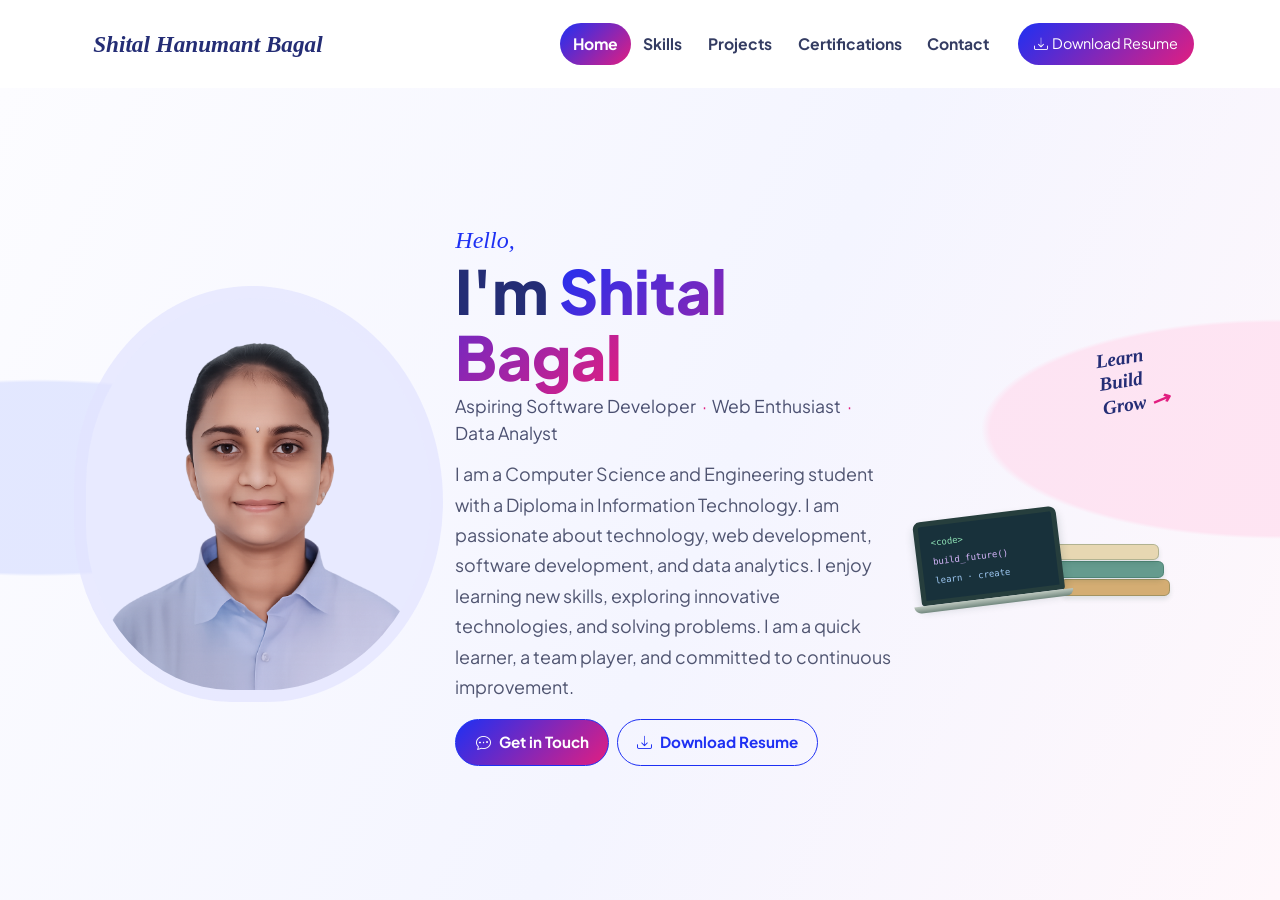
<file: index.html>
<!DOCTYPE html>
<html lang="en">
    <head>
        <meta charset="utf-8" />
        <meta name="viewport" content="width=device-width, initial-scale=1, shrink-to-fit=no" />
        <meta name="description" content="Portfolio of Shital Bagal, a Computer Science and Engineering student." />
        <meta name="author" content="Shital Bagal" />
        <title>Shital  Bagal | Portfolio</title>
        <!-- Favicon-->
        <link rel="icon" type="image/x-icon" href="assets/favicon.ico" />
        <!-- Custom Google font-->
        <link rel="preconnect" href="https://fonts.googleapis.com" />
        <link rel="preconnect" href="https://fonts.gstatic.com" crossorigin />
        <link href="https://fonts.googleapis.com/css2?family=Plus+Jakarta+Sans:wght@100;200;300;400;500;600;700;800;900&amp;display=swap" rel="stylesheet" />
        <!-- Bootstrap icons-->
        <link href="https://cdn.jsdelivr.net/npm/bootstrap-icons@1.8.1/font/bootstrap-icons.css" rel="stylesheet" />
        <!-- Core theme CSS (includes Bootstrap)-->
        <link href="css/styles.css" rel="stylesheet" />
        <link href="css/home.css" rel="stylesheet" />
        <link href="css/navbar.css" rel="stylesheet" />
    </head>
    <body class="d-flex flex-column h-100 home-page">
        <main class="flex-shrink-0">
            <!-- Navigation-->
            <nav class="navbar navbar-expand-lg navbar-light bg-white py-3">
                <div class="container px-3">
                    <a class="navbar-brand home-brand" href="index.html"><i class="bi bi-leaf-fill" aria-hidden="true"></i><span class="fw-bolder">Shital Hanumant  Bagal</span></a>
                    <button class="navbar-toggler" type="button" data-bs-toggle="collapse" data-bs-target="#navbarSupportedContent" aria-controls="navbarSupportedContent" aria-expanded="false" aria-label="Toggle navigation"><span class="navbar-toggler-icon"></span></button>
                    <div class="collapse navbar-collapse" id="navbarSupportedContent">
                        <ul class="navbar-nav ms-auto mb-2 mb-lg-0 small fw-bolder">
                            <li class="nav-item"><a class="nav-link active" href="index.html" aria-current="page">Home</a></li>
                            <li class="nav-item"><a class="nav-link" href="skills.html">Skills</a></li>
                            <li class="nav-item"><a class="nav-link" href="projects.html">Projects</a></li>
                            <li class="nav-item"><a class="nav-link" href="certifications.html">Certifications</a></li>
                            <li class="nav-item"><a class="nav-link" href="contact.html">Contact</a></li>
                        </ul>
                        <a class="btn btn-primary btn-sm ms-lg-3 home-nav-download" href="assets/Shital-Hanumant-Bagal-Resume.pdf" download="Shital-Hanumant-Bagal-Resume.pdf">
                            <i class="bi bi-download me-1" aria-hidden="true"></i>Download Resume
                        </a>
                    </div>
                </div>
            </nav>
            <header class="home-hero">
                <div class="container px-3">
                    <div class="row align-items-center g-4">
                        <div class="col-md-4">
                            <div class="home-portrait">
                                <img src="assets/profile.png" alt="Portrait of Shital Bagal" />
                                <span class="home-portrait-leaf home-portrait-leaf-one"><i class="bi bi-leaf"></i></span>
                                <span class="home-portrait-leaf home-portrait-leaf-two"><i class="bi bi-leaf"></i></span>
                            </div>
                        </div>
                        <div class="col-md-5">
                            <div class="home-intro">
                                <p class="home-hello">Hello,</p>
                                <h1>I'm <span>Shital Bagal</span></h1>
                                <p class="home-role">Aspiring Software Developer <span>·</span> Web Enthusiast <span>·</span> Data Analyst</p>
                                <p class="home-summary">I am a Computer Science and Engineering student with a Diploma in Information Technology. I am passionate about technology, web development, software development, and data analytics. I enjoy learning new skills, exploring innovative technologies, and solving problems. I am a quick learner, a team player, and committed to continuous improvement.</p>
                                <div class="d-flex flex-wrap gap-2 home-actions">
                                    <a class="btn btn-primary" href="contact.html"><i class="bi bi-chat-dots me-2" aria-hidden="true"></i>Get in Touch</a>
                                    <a class="btn btn-outline-primary" href="assets/Shital-Hanumant-Bagal-Resume.pdf" download="Shital-Hanumant-Bagal-Resume.pdf"><i class="bi bi-download me-2" aria-hidden="true"></i>Download Resume</a>
                                </div>
                            </div>
                        </div>
                        <div class="col-md-3">
                            <div class="home-workspace" aria-hidden="true">
                                <p class="home-motto">Learn<br />Build<br />Grow <span>↗</span></p>
                                <div class="home-books">
                                    <div class="home-book home-book-one"></div>
                                    <div class="home-book home-book-two"></div>
                                    <div class="home-book home-book-three"></div>
                                </div>
                                <div class="home-laptop">
                                    <div class="home-laptop-screen">
                                        <span>&lt;code&gt;</span>
                                        <span>build_future()</span>
                                        <span>learn · create</span>
                                    </div>
                                    <div class="home-laptop-base"></div>
                                </div>
                            </div>
                        </div>
                    </div>
                </div>
            </header>
            <!-- Header-->
            <header class="py-5 legacy-home-header" aria-hidden="true">
                <div class="container px-3 pb-5">
                    <div class="row gx-5 align-items-center">
                        <div class="col-xxl-5">
                            <!-- Header text content-->
                            <div class="text-center text-xxl-start">
                                <div class="badge bg-gradient-primary-to-secondary text-white mb-4"><div class="text-uppercase">Design &middot; Development &middot; Marketing</div></div>
                                <div class="fs-3 fw-light text-muted">I can help your business to</div>
                                <h1 class="display-3 fw-bolder mb-5"><span class="text-gradient d-inline">Get online and grow fast</span></h1>
                                <div class="d-grid gap-3 d-sm-flex justify-content-sm-center justify-content-xxl-start mb-3">
                                    <a class="btn btn-primary btn-lg px-5 py-3 me-sm-3 fs-6 fw-bolder" href="resume.html">Resume</a>
                                    <a class="btn btn-outline-dark btn-lg px-5 py-3 fs-6 fw-bolder" href="projects.html">Projects</a>
                                </div>
                            </div>
                        </div>
                        <div class="col-xxl-7">
                            <!-- Header profile picture-->
                            <div class="d-flex justify-content-center mt-5 mt-xxl-0">
                                <div class="profile bg-gradient-primary-to-secondary">
                                    <!-- TIP: For best results, use a photo with a transparent background like the demo example below-->
                                    <!-- Watch a tutorial on how to do this on YouTube (link)-->
                                    <img class="profile-img" src="assets/profile.png" alt="..." />
                                    <div class="dots-1">
                                        <!-- SVG Dots-->
                                        <svg version="1.1" xmlns="http://www.w3.org/2000/svg" xmlns:xlink="http://www.w3.org/1999/xlink" x="0px" y="0px" viewBox="0 0 191.6 1215.4" style="enable-background: new 0 0 191.6 1215.4" xml:space="preserve">
                                            <g transform="translate(0.000000,1280.000000) scale(0.100000,-0.100000)">
                                                <path d="M227.7,12788.6c-105-35-200-141-222-248c-43-206,163-412,369-369c155,32,275,190,260,339c-11,105-90,213-190,262        C383.7,12801.6,289.7,12808.6,227.7,12788.6z"></path>
                                                <path d="M1507.7,12788.6c-151-50-253-216-222-362c25-119,136-230,254-255c194-41,395,142,375,339c-11,105-90,213-190,262        C1663.7,12801.6,1569.7,12808.6,1507.7,12788.6z"></path>
                                                <path d="M227.7,11508.6c-105-35-200-141-222-248c-43-206,163-412,369-369c155,32,275,190,260,339c-11,105-90,213-190,262        C383.7,11521.6,289.7,11528.6,227.7,11508.6z"></path>
                                                <path d="M1507.7,11508.6c-151-50-253-216-222-362c25-119,136-230,254-255c194-41,395,142,375,339c-11,105-90,213-190,262        C1663.7,11521.6,1569.7,11528.6,1507.7,11508.6z"></path>
                                                <path d="M227.7,10228.6c-105-35-200-141-222-248c-43-206,163-412,369-369c155,32,275,190,260,339c-11,105-90,213-190,262        C383.7,10241.6,289.7,10248.6,227.7,10228.6z"></path>
                                                <path d="M1507.7,10228.6c-105-35-200-141-222-248c-43-206,163-412,369-369c155,32,275,190,260,339c-11,105-90,213-190,262        C1663.7,10241.6,1569.7,10248.6,1507.7,10228.6z"></path>
                                                <path d="M227.7,8948.6c-105-35-200-141-222-248c-43-206,163-412,369-369c155,32,275,190,260,339c-11,105-90,213-190,262        C383.7,8961.6,289.7,8968.6,227.7,8948.6z"></path>
                                                <path d="M1507.7,8948.6c-105-35-200-141-222-248c-43-206,163-412,369-369c155,32,275,190,260,339c-11,105-90,213-190,262        C1663.7,8961.6,1569.7,8968.6,1507.7,8948.6z"></path>
                                                <path d="M227.7,7668.6c-105-35-200-141-222-248c-43-206,163-412,369-369c155,32,275,190,260,339c-11,105-90,213-190,262        C383.7,7681.6,289.7,7688.6,227.7,7668.6z"></path>
                                                <path d="M1507.7,7668.6c-105-35-200-141-222-248c-43-206,163-412,369-369c155,32,275,190,260,339c-11,105-90,213-190,262        C1663.7,7681.6,1569.7,7688.6,1507.7,7668.6z"></path>
                                                <path d="M227.7,6388.6c-105-35-200-141-222-248c-43-206,163-412,369-369c155,32,275,190,260,339c-11,105-90,213-190,262        C383.7,6401.6,289.7,6408.6,227.7,6388.6z"></path>
                                                <path d="M1507.7,6388.6c-105-35-200-141-222-248c-43-206,163-412,369-369c155,32,275,190,260,339c-11,105-90,213-190,262        C1663.7,6401.6,1569.7,6408.6,1507.7,6388.6z"></path>
                                                <path d="M227.7,5108.6c-105-35-200-141-222-248c-43-206,163-412,369-369c155,32,275,190,260,339c-11,105-90,213-190,262        C383.7,5121.6,289.7,5128.6,227.7,5108.6z"></path>
                                                <path d="M1507.7,5108.6c-105-35-200-141-222-248c-43-206,163-412,369-369c155,32,275,190,260,339c-11,105-90,213-190,262        C1663.7,5121.6,1569.7,5128.6,1507.7,5108.6z"></path>
                                                <path d="M227.7,3828.6c-105-35-200-141-222-248c-43-206,163-412,369-369c155,32,275,190,260,339c-11,105-90,213-190,262        C383.7,3841.6,289.7,3848.6,227.7,3828.6z"></path>
                                                <path d="M1507.7,3828.6c-105-35-200-141-222-248c-43-206,163-412,369-369c155,32,275,190,260,339c-11,105-90,213-190,262        C1663.7,3841.6,1569.7,3848.6,1507.7,3828.6z"></path>
                                                <path d="M227.7,2548.6c-105-35-200-141-222-248c-43-206,163-412,369-369c155,32,275,190,260,339c-11,105-90,213-190,262        C383.7,2561.6,289.7,2568.6,227.7,2548.6z"></path>
                                                <path d="M1507.7,2548.6c-105-35-200-141-222-248c-43-206,163-412,369-369c155,32,275,190,260,339c-11,105-90,213-190,262        C1663.7,2561.6,1569.7,2568.6,1507.7,2548.6z"></path>
                                                <path d="M227.7,1268.6c-105-35-200-141-222-248c-43-206,163-412,369-369c155,32,275,190,260,339c-11,105-90,213-190,262        C383.7,1281.6,289.7,1288.6,227.7,1268.6z"></path>
                                                <path d="M1507.7,1268.6c-105-35-200-141-222-248c-43-206,163-412,369-369c155,32,275,190,260,339c-11,105-90,213-190,262        C1663.7,1281.6,1569.7,1288.6,1507.7,1268.6z"></path>
                                            </g>
                                        </svg>
                                        <!-- END of SVG dots-->
                                    </div>
                                    <div class="dots-2">
                                        <!-- SVG Dots-->
                                        <svg version="1.1" xmlns="http://www.w3.org/2000/svg" xmlns:xlink="http://www.w3.org/1999/xlink" x="0px" y="0px" viewBox="0 0 191.6 1215.4" style="enable-background: new 0 0 191.6 1215.4" xml:space="preserve">
                                            <g transform="translate(0.000000,1280.000000) scale(0.100000,-0.100000)">
                                                <path d="M227.7,12788.6c-105-35-200-141-222-248c-43-206,163-412,369-369c155,32,275,190,260,339c-11,105-90,213-190,262        C383.7,12801.6,289.7,12808.6,227.7,12788.6z"></path>
                                                <path d="M1507.7,12788.6c-151-50-253-216-222-362c25-119,136-230,254-255c194-41,395,142,375,339c-11,105-90,213-190,262        C1663.7,12801.6,1569.7,12808.6,1507.7,12788.6z"></path>
                                                <path d="M227.7,11508.6c-105-35-200-141-222-248c-43-206,163-412,369-369c155,32,275,190,260,339c-11,105-90,213-190,262        C383.7,11521.6,289.7,11528.6,227.7,11508.6z"></path>
                                                <path d="M1507.7,11508.6c-151-50-253-216-222-362c25-119,136-230,254-255c194-41,395,142,375,339c-11,105-90,213-190,262        C1663.7,11521.6,1569.7,11528.6,1507.7,11508.6z"></path>
                                                <path d="M227.7,10228.6c-105-35-200-141-222-248c-43-206,163-412,369-369c155,32,275,190,260,339c-11,105-90,213-190,262        C383.7,10241.6,289.7,10248.6,227.7,10228.6z"></path>
                                                <path d="M1507.7,10228.6c-105-35-200-141-222-248c-43-206,163-412,369-369c155,32,275,190,260,339c-11,105-90,213-190,262        C1663.7,10241.6,1569.7,10248.6,1507.7,10228.6z"></path>
                                                <path d="M227.7,8948.6c-105-35-200-141-222-248c-43-206,163-412,369-369c155,32,275,190,260,339c-11,105-90,213-190,262        C383.7,8961.6,289.7,8968.6,227.7,8948.6z"></path>
                                                <path d="M1507.7,8948.6c-105-35-200-141-222-248c-43-206,163-412,369-369c155,32,275,190,260,339c-11,105-90,213-190,262        C1663.7,8961.6,1569.7,8968.6,1507.7,8948.6z"></path>
                                                <path d="M227.7,7668.6c-105-35-200-141-222-248c-43-206,163-412,369-369c155,32,275,190,260,339c-11,105-90,213-190,262        C383.7,7681.6,289.7,7688.6,227.7,7668.6z"></path>
                                                <path d="M1507.7,7668.6c-105-35-200-141-222-248c-43-206,163-412,369-369c155,32,275,190,260,339c-11,105-90,213-190,262        C1663.7,7681.6,1569.7,7688.6,1507.7,7668.6z"></path>
                                                <path d="M227.7,6388.6c-105-35-200-141-222-248c-43-206,163-412,369-369c155,32,275,190,260,339c-11,105-90,213-190,262        C383.7,6401.6,289.7,6408.6,227.7,6388.6z"></path>
                                                <path d="M1507.7,6388.6c-105-35-200-141-222-248c-43-206,163-412,369-369c155,32,275,190,260,339c-11,105-90,213-190,262        C1663.7,6401.6,1569.7,6408.6,1507.7,6388.6z"></path>
                                                <path d="M227.7,5108.6c-105-35-200-141-222-248c-43-206,163-412,369-369c155,32,275,190,260,339c-11,105-90,213-190,262        C383.7,5121.6,289.7,5128.6,227.7,5108.6z"></path>
                                                <path d="M1507.7,5108.6c-105-35-200-141-222-248c-43-206,163-412,369-369c155,32,275,190,260,339c-11,105-90,213-190,262        C1663.7,5121.6,1569.7,5128.6,1507.7,5108.6z"></path>
                                                <path d="M227.7,3828.6c-105-35-200-141-222-248c-43-206,163-412,369-369c155,32,275,190,260,339c-11,105-90,213-190,262        C383.7,3841.6,289.7,3848.6,227.7,3828.6z"></path>
                                                <path d="M1507.7,3828.6c-105-35-200-141-222-248c-43-206,163-412,369-369c155,32,275,190,260,339c-11,105-90,213-190,262        C1663.7,3841.6,1569.7,3848.6,1507.7,3828.6z"></path>
                                                <path d="M227.7,2548.6c-105-35-200-141-222-248c-43-206,163-412,369-369c155,32,275,190,260,339c-11,105-90,213-190,262        C383.7,2561.6,289.7,2568.6,227.7,2548.6z"></path>
                                                <path d="M1507.7,2548.6c-105-35-200-141-222-248c-43-206,163-412,369-369c155,32,275,190,260,339c-11,105-90,213-190,262        C1663.7,2561.6,1569.7,2568.6,1507.7,2548.6z"></path>
                                                <path d="M227.7,1268.6c-105-35-200-141-222-248c-43-206,163-412,369-369c155,32,275,190,260,339c-11,105-90,213-190,262        C383.7,1281.6,289.7,1288.6,227.7,1268.6z"></path>
                                                <path d="M1507.7,1268.6c-105-35-200-141-222-248c-43-206,163-412,369-369c155,32,275,190,260,339c-11,105-90,213-190,262        C1663.7,1281.6,1569.7,1288.6,1507.7,1268.6z"></path>
                                            </g>
                                        </svg>
                                        <!-- END of SVG dots-->
                                    </div>
                                    <div class="dots-3">
                                        <!-- SVG Dots-->
                                        <svg version="1.1" xmlns="http://www.w3.org/2000/svg" xmlns:xlink="http://www.w3.org/1999/xlink" x="0px" y="0px" viewBox="0 0 191.6 1215.4" style="enable-background: new 0 0 191.6 1215.4" xml:space="preserve">
                                            <g transform="translate(0.000000,1280.000000) scale(0.100000,-0.100000)">
                                                <path d="M227.7,12788.6c-105-35-200-141-222-248c-43-206,163-412,369-369c155,32,275,190,260,339c-11,105-90,213-190,262        C383.7,12801.6,289.7,12808.6,227.7,12788.6z"></path>
                                                <path d="M1507.7,12788.6c-151-50-253-216-222-362c25-119,136-230,254-255c194-41,395,142,375,339c-11,105-90,213-190,262        C1663.7,12801.6,1569.7,12808.6,1507.7,12788.6z"></path>
                                                <path d="M227.7,11508.6c-105-35-200-141-222-248c-43-206,163-412,369-369c155,32,275,190,260,339c-11,105-90,213-190,262        C383.7,11521.6,289.7,11528.6,227.7,11508.6z"></path>
                                                <path d="M1507.7,11508.6c-151-50-253-216-222-362c25-119,136-230,254-255c194-41,395,142,375,339c-11,105-90,213-190,262        C1663.7,11521.6,1569.7,11528.6,1507.7,11508.6z"></path>
                                                <path d="M227.7,10228.6c-105-35-200-141-222-248c-43-206,163-412,369-369c155,32,275,190,260,339c-11,105-90,213-190,262        C383.7,10241.6,289.7,10248.6,227.7,10228.6z"></path>
                                                <path d="M1507.7,10228.6c-105-35-200-141-222-248c-43-206,163-412,369-369c155,32,275,190,260,339c-11,105-90,213-190,262        C1663.7,10241.6,1569.7,10248.6,1507.7,10228.6z"></path>
                                                <path d="M227.7,8948.6c-105-35-200-141-222-248c-43-206,163-412,369-369c155,32,275,190,260,339c-11,105-90,213-190,262        C383.7,8961.6,289.7,8968.6,227.7,8948.6z"></path>
                                                <path d="M1507.7,8948.6c-105-35-200-141-222-248c-43-206,163-412,369-369c155,32,275,190,260,339c-11,105-90,213-190,262        C1663.7,8961.6,1569.7,8968.6,1507.7,8948.6z"></path>
                                                <path d="M227.7,7668.6c-105-35-200-141-222-248c-43-206,163-412,369-369c155,32,275,190,260,339c-11,105-90,213-190,262        C383.7,7681.6,289.7,7688.6,227.7,7668.6z"></path>
                                                <path d="M1507.7,7668.6c-105-35-200-141-222-248c-43-206,163-412,369-369c155,32,275,190,260,339c-11,105-90,213-190,262        C1663.7,7681.6,1569.7,7688.6,1507.7,7668.6z"></path>
                                                <path d="M227.7,6388.6c-105-35-200-141-222-248c-43-206,163-412,369-369c155,32,275,190,260,339c-11,105-90,213-190,262        C383.7,6401.6,289.7,6408.6,227.7,6388.6z"></path>
                                                <path d="M1507.7,6388.6c-105-35-200-141-222-248c-43-206,163-412,369-369c155,32,275,190,260,339c-11,105-90,213-190,262        C1663.7,6401.6,1569.7,6408.6,1507.7,6388.6z"></path>
                                                <path d="M227.7,5108.6c-105-35-200-141-222-248c-43-206,163-412,369-369c155,32,275,190,260,339c-11,105-90,213-190,262        C383.7,5121.6,289.7,5128.6,227.7,5108.6z"></path>
                                                <path d="M1507.7,5108.6c-105-35-200-141-222-248c-43-206,163-412,369-369c155,32,275,190,260,339c-11,105-90,213-190,262        C1663.7,5121.6,1569.7,5128.6,1507.7,5108.6z"></path>
                                                <path d="M227.7,3828.6c-105-35-200-141-222-248c-43-206,163-412,369-369c155,32,275,190,260,339c-11,105-90,213-190,262        C383.7,3841.6,289.7,3848.6,227.7,3828.6z"></path>
                                                <path d="M1507.7,3828.6c-105-35-200-141-222-248c-43-206,163-412,369-369c155,32,275,190,260,339c-11,105-90,213-190,262        C1663.7,3841.6,1569.7,3848.6,1507.7,3828.6z"></path>
                                                <path d="M227.7,2548.6c-105-35-200-141-222-248c-43-206,163-412,369-369c155,32,275,190,260,339c-11,105-90,213-190,262        C383.7,2561.6,289.7,2568.6,227.7,2548.6z"></path>
                                                <path d="M1507.7,2548.6c-105-35-200-141-222-248c-43-206,163-412,369-369c155,32,275,190,260,339c-11,105-90,213-190,262        C1663.7,2561.6,1569.7,2568.6,1507.7,2548.6z"></path>
                                                <path d="M227.7,1268.6c-105-35-200-141-222-248c-43-206,163-412,369-369c155,32,275,190,260,339c-11,105-90,213-190,262        C383.7,1281.6,289.7,1288.6,227.7,1268.6z"></path>
                                                <path d="M1507.7,1268.6c-105-35-200-141-222-248c-43-206,163-412,369-369c155,32,275,190,260,339c-11,105-90,213-190,262        C1663.7,1281.6,1569.7,1288.6,1507.7,1268.6z"></path>
                                            </g>
                                        </svg>
                                        <!-- END of SVG dots-->
                                    </div>
                                    <div class="dots-4">
                                        <!-- SVG Dots-->
                                        <svg version="1.1" xmlns="http://www.w3.org/2000/svg" xmlns:xlink="http://www.w3.org/1999/xlink" x="0px" y="0px" viewBox="0 0 191.6 1215.4" style="enable-background: new 0 0 191.6 1215.4" xml:space="preserve">
                                            <g transform="translate(0.000000,1280.000000) scale(0.100000,-0.100000)">
                                                <path d="M227.7,12788.6c-105-35-200-141-222-248c-43-206,163-412,369-369c155,32,275,190,260,339c-11,105-90,213-190,262        C383.7,12801.6,289.7,12808.6,227.7,12788.6z"></path>
                                                <path d="M1507.7,12788.6c-151-50-253-216-222-362c25-119,136-230,254-255c194-41,395,142,375,339c-11,105-90,213-190,262        C1663.7,12801.6,1569.7,12808.6,1507.7,12788.6z"></path>
                                                <path d="M227.7,11508.6c-105-35-200-141-222-248c-43-206,163-412,369-369c155,32,275,190,260,339c-11,105-90,213-190,262        C383.7,11521.6,289.7,11528.6,227.7,11508.6z"></path>
                                                <path d="M1507.7,11508.6c-151-50-253-216-222-362c25-119,136-230,254-255c194-41,395,142,375,339c-11,105-90,213-190,262        C1663.7,11521.6,1569.7,11528.6,1507.7,11508.6z"></path>
                                                <path d="M227.7,10228.6c-105-35-200-141-222-248c-43-206,163-412,369-369c155,32,275,190,260,339c-11,105-90,213-190,262        C383.7,10241.6,289.7,10248.6,227.7,10228.6z"></path>
                                                <path d="M1507.7,10228.6c-105-35-200-141-222-248c-43-206,163-412,369-369c155,32,275,190,260,339c-11,105-90,213-190,262        C1663.7,10241.6,1569.7,10248.6,1507.7,10228.6z"></path>
                                                <path d="M227.7,8948.6c-105-35-200-141-222-248c-43-206,163-412,369-369c155,32,275,190,260,339c-11,105-90,213-190,262        C383.7,8961.6,289.7,8968.6,227.7,8948.6z"></path>
                                                <path d="M1507.7,8948.6c-105-35-200-141-222-248c-43-206,163-412,369-369c155,32,275,190,260,339c-11,105-90,213-190,262        C1663.7,8961.6,1569.7,8968.6,1507.7,8948.6z"></path>
                                                <path d="M227.7,7668.6c-105-35-200-141-222-248c-43-206,163-412,369-369c155,32,275,190,260,339c-11,105-90,213-190,262        C383.7,7681.6,289.7,7688.6,227.7,7668.6z"></path>
                                                <path d="M1507.7,7668.6c-105-35-200-141-222-248c-43-206,163-412,369-369c155,32,275,190,260,339c-11,105-90,213-190,262        C1663.7,7681.6,1569.7,7688.6,1507.7,7668.6z"></path>
                                                <path d="M227.7,6388.6c-105-35-200-141-222-248c-43-206,163-412,369-369c155,32,275,190,260,339c-11,105-90,213-190,262        C383.7,6401.6,289.7,6408.6,227.7,6388.6z"></path>
                                                <path d="M1507.7,6388.6c-105-35-200-141-222-248c-43-206,163-412,369-369c155,32,275,190,260,339c-11,105-90,213-190,262        C1663.7,6401.6,1569.7,6408.6,1507.7,6388.6z"></path>
                                                <path d="M227.7,5108.6c-105-35-200-141-222-248c-43-206,163-412,369-369c155,32,275,190,260,339c-11,105-90,213-190,262        C383.7,5121.6,289.7,5128.6,227.7,5108.6z"></path>
                                                <path d="M1507.7,5108.6c-105-35-200-141-222-248c-43-206,163-412,369-369c155,32,275,190,260,339c-11,105-90,213-190,262        C1663.7,5121.6,1569.7,5128.6,1507.7,5108.6z"></path>
                                                <path d="M227.7,3828.6c-105-35-200-141-222-248c-43-206,163-412,369-369c155,32,275,190,260,339c-11,105-90,213-190,262        C383.7,3841.6,289.7,3848.6,227.7,3828.6z"></path>
                                                <path d="M1507.7,3828.6c-105-35-200-141-222-248c-43-206,163-412,369-369c155,32,275,190,260,339c-11,105-90,213-190,262        C1663.7,3841.6,1569.7,3848.6,1507.7,3828.6z"></path>
                                                <path d="M227.7,2548.6c-105-35-200-141-222-248c-43-206,163-412,369-369c155,32,275,190,260,339c-11,105-90,213-190,262        C383.7,2561.6,289.7,2568.6,227.7,2548.6z"></path>
                                                <path d="M1507.7,2548.6c-105-35-200-141-222-248c-43-206,163-412,369-369c155,32,275,190,260,339c-11,105-90,213-190,262        C1663.7,2561.6,1569.7,2568.6,1507.7,2548.6z"></path>
                                                <path d="M227.7,1268.6c-105-35-200-141-222-248c-43-206,163-412,369-369c155,32,275,190,260,339c-11,105-90,213-190,262        C383.7,1281.6,289.7,1288.6,227.7,1268.6z"></path>
                                                <path d="M1507.7,1268.6c-105-35-200-141-222-248c-43-206,163-412,369-369c155,32,275,190,260,339c-11,105-90,213-190,262        C1663.7,1281.6,1569.7,1288.6,1507.7,1268.6z"></path>
                                            </g>
                                        </svg>
                                        <!-- END of SVG dots-->
                                    </div>
                                </div>
                            </div>
                        </div>
                    </div>
                </div>
            </header>
        </main>
        <!-- Footer-->
        <footer class="bg-white py-4 mt-auto">
            <div class="container px-3">
                <div class="row align-items-center justify-content-between flex-column flex-sm-row">
                    <div class="col-auto"><div class="small m-0">Copyright &copy; Shital Bagal</div></div>
                    <div class="col-auto">
                        <a class="small" href="resume.html">Resume</a>
                        <span class="mx-1">&middot;</span>
                        <a class="small" href="contact.html">Contact</a>
                    </div>
                </div>
            </div>
        </footer>
        <!-- Bootstrap core JS-->
        <script src="https://cdn.jsdelivr.net/npm/bootstrap@5.2.3/dist/js/bootstrap.bundle.min.js"></script>
        <!-- Core theme JS-->
        <script src="js/scripts.js"></script>
    </body>
</html>
</file>
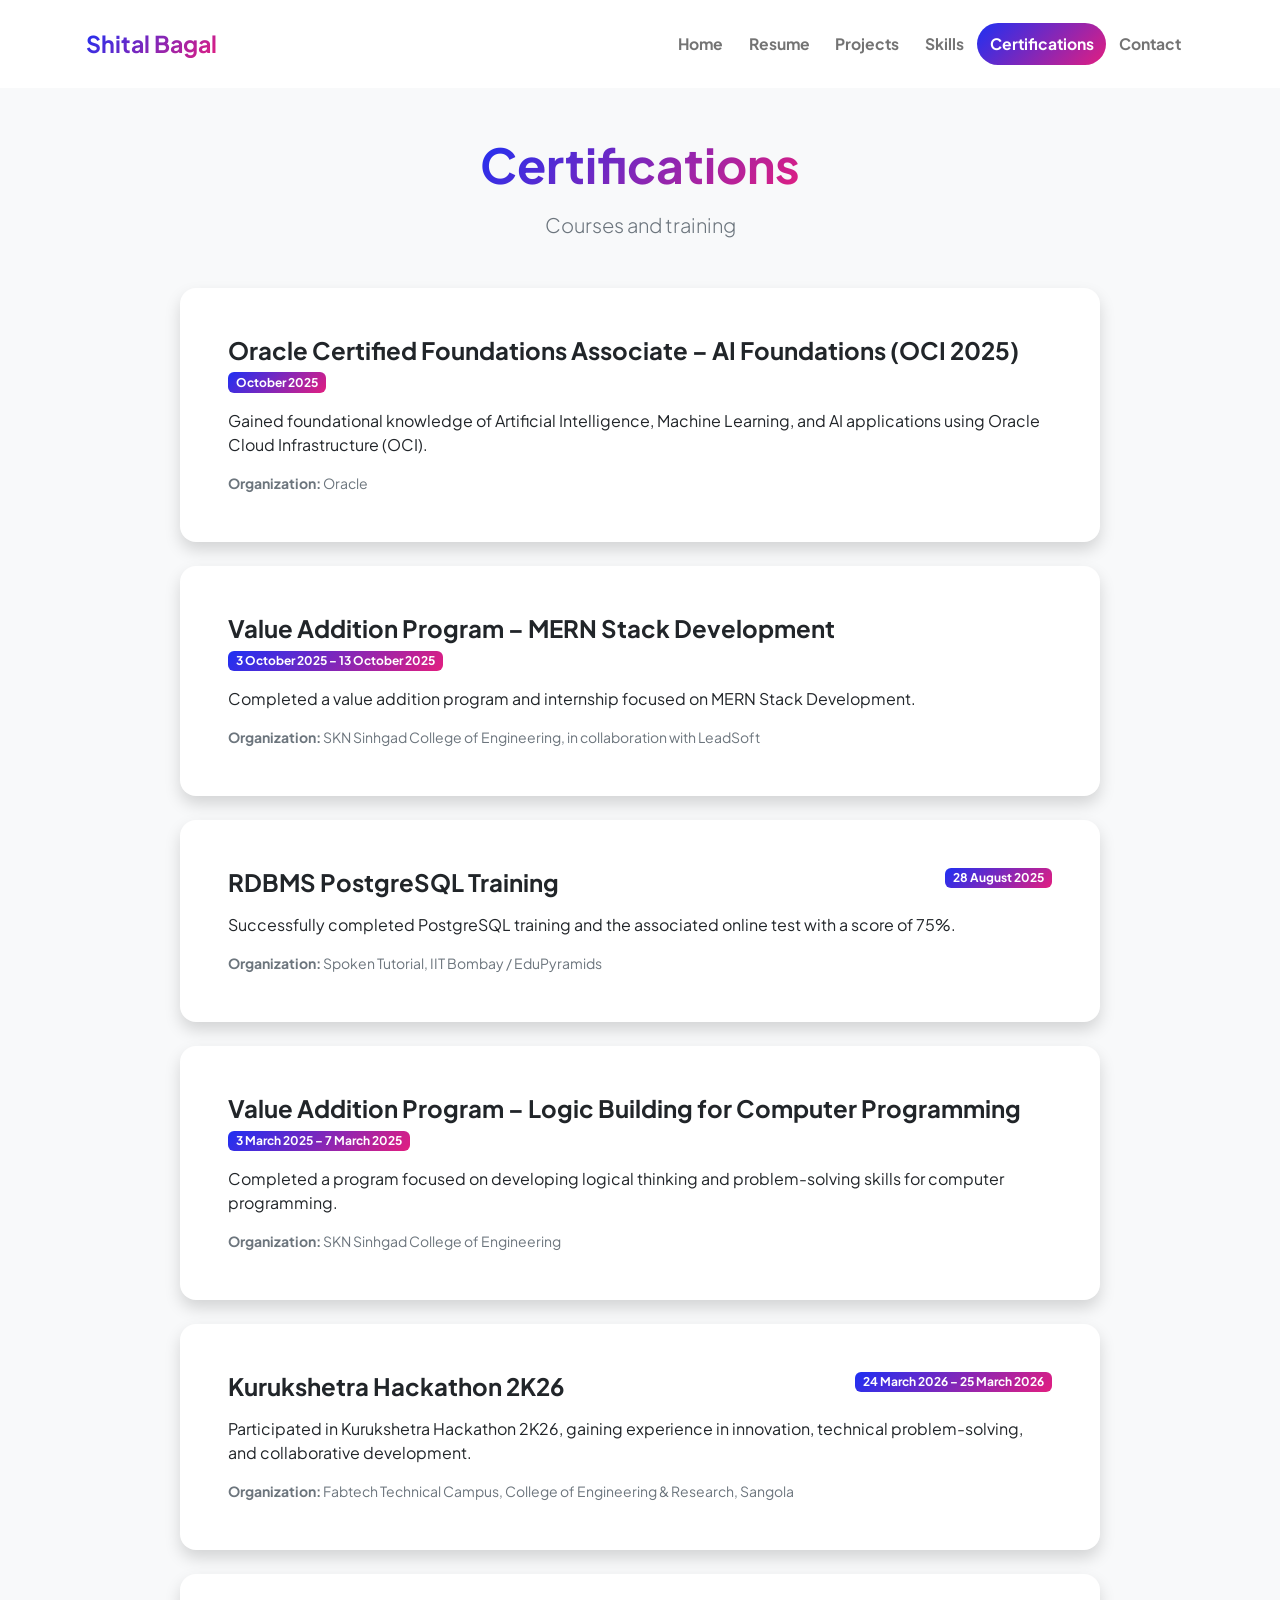
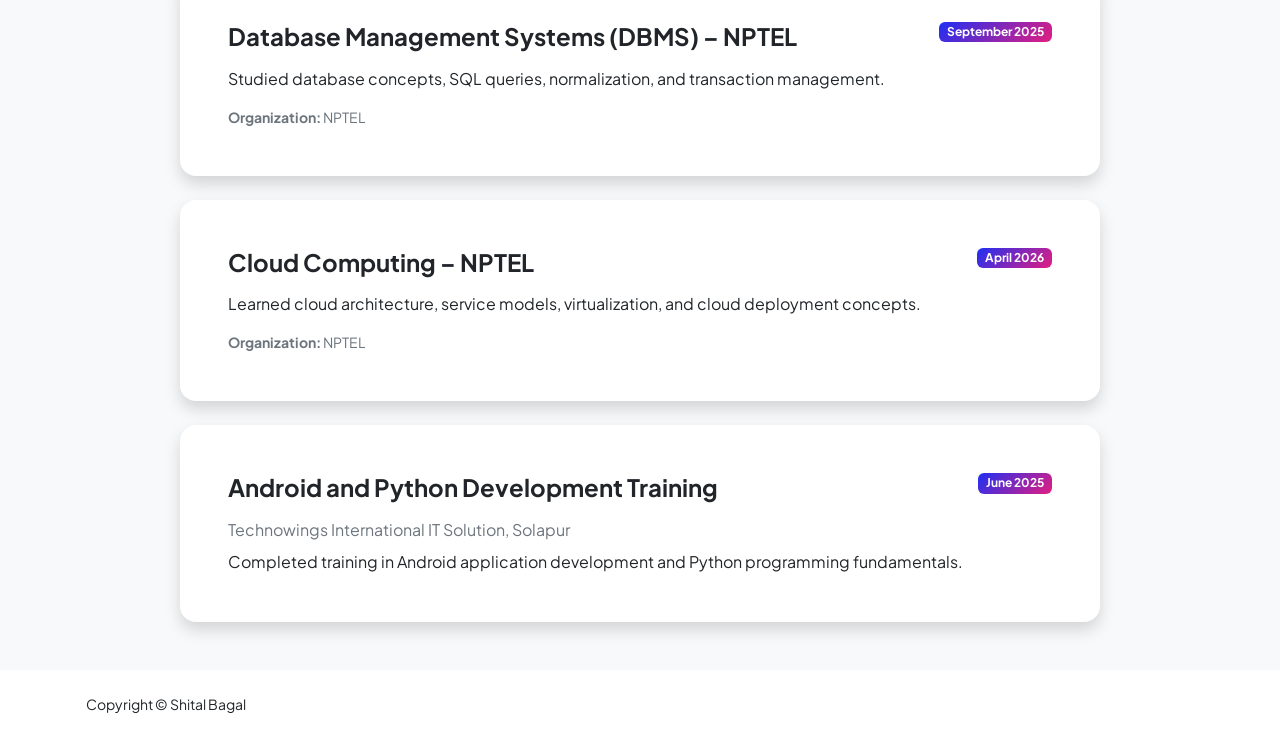
<file: certifications.html>
<!DOCTYPE html>
<html lang="en">
    <head>
        <meta charset="utf-8" />
        <meta name="viewport" content="width=device-width, initial-scale=1, shrink-to-fit=no" />
        <meta name="description" content="Certifications and professional training completed by Shital Hanumant Bagal." />
        <meta name="author" content="Shital Hanumant Bagal" />
        <title>Certifications | Shital Hanumant Bagal</title>
        <link rel="icon" type="image/x-icon" href="assets/favicon.ico" />
        <link rel="preconnect" href="https://fonts.googleapis.com" />
        <link rel="preconnect" href="https://fonts.gstatic.com" crossorigin />
        <link href="https://fonts.googleapis.com/css2?family=Plus+Jakarta+Sans:wght@100;200;300;400;500;600;700;800;900&amp;display=swap" rel="stylesheet" />
        <link href="https://cdn.jsdelivr.net/npm/bootstrap-icons@1.8.1/font/bootstrap-icons.css" rel="stylesheet" />
        <link href="css/styles.css" rel="stylesheet" />
        <link href="css/certifications.css" rel="stylesheet" />
        <link href="css/navbar.css" rel="stylesheet" />
    </head>
    <body class="d-flex flex-column h-100 bg-light certifications-page">
        <main class="flex-shrink-0">
            <nav class="navbar navbar-expand-lg navbar-light bg-white py-3">
                <div class="container px-3">
                    <a class="navbar-brand" href="index.html"><span class="fw-bolder text-primary">Shital Bagal</span></a>
                    <button class="navbar-toggler" type="button" data-bs-toggle="collapse" data-bs-target="#navbarSupportedContent" aria-controls="navbarSupportedContent" aria-expanded="false" aria-label="Toggle navigation"><span class="navbar-toggler-icon"></span></button>
                    <div class="collapse navbar-collapse" id="navbarSupportedContent">
                        <ul class="navbar-nav ms-auto mb-2 mb-lg-0 small fw-bolder">
                            <li class="nav-item"><a class="nav-link" href="index.html">Home</a></li>
                            <li class="nav-item"><a class="nav-link" href="resume.html">Resume</a></li>
                            <li class="nav-item"><a class="nav-link" href="projects.html">Projects</a></li>
                            <li class="nav-item"><a class="nav-link" href="skills.html">Skills</a></li>
                            <li class="nav-item"><a class="nav-link active" href="certifications.html" aria-current="page">Certifications</a></li>
                            <li class="nav-item"><a class="nav-link" href="contact.html">Contact</a></li>
                        </ul>
                    </div>
                </div>
            </nav>
            <section class="py-5">
                <div class="container px-3">
                    <div class="text-center mb-5">
                        <h1 class="display-5 fw-bolder mb-3"><span class="text-gradient d-inline">Certifications</span></h1>
                        <p class="lead text-muted mb-0">Courses and training</p>
                    </div>
                    <div class="row g-4 justify-content-center">
                        <div class="col-lg-10">
                            <article class="card shadow border-0 rounded-4 h-100">
                                <div class="card-body p-4 p-lg-5">
                                    <div class="d-flex flex-wrap justify-content-between align-items-start gap-2 mb-3">
                                        <h2 class="h4 fw-bolder mb-0">Oracle Certified Foundations Associate – AI Foundations (OCI 2025)</h2>
                                        <span class="badge bg-primary bg-gradient-primary-to-secondary">October 2025</span>
                                    </div>
                                    <p class="mb-0">Gained foundational knowledge of Artificial Intelligence, Machine Learning, and AI applications using Oracle Cloud Infrastructure (OCI).</p>
                                    <p class="text-muted small mt-3 mb-0"><span class="fw-bolder">Organization:</span> Oracle</p>
                                </div>
                            </article>
                        </div>
                        <div class="col-lg-10">
                            <article class="card shadow border-0 rounded-4 h-100">
                                <div class="card-body p-4 p-lg-5">
                                    <div class="d-flex flex-wrap justify-content-between align-items-start gap-2 mb-3">
                                        <h2 class="h4 fw-bolder mb-0">Value Addition Program – MERN Stack Development</h2>
                                        <span class="badge bg-primary bg-gradient-primary-to-secondary">3 October 2025 – 13 October 2025</span>
                                    </div>
                                    <p class="mb-0">Completed a value addition program and internship focused on MERN Stack Development.</p>
                                    <p class="text-muted small mt-3 mb-0"><span class="fw-bolder">Organization:</span> SKN Sinhgad College of Engineering, in collaboration with LeadSoft</p>
                                </div>
                            </article>
                        </div>
                        <div class="col-lg-10">
                            <article class="card shadow border-0 rounded-4 h-100">
                                <div class="card-body p-4 p-lg-5">
                                    <div class="d-flex flex-wrap justify-content-between align-items-start gap-2 mb-3">
                                        <h2 class="h4 fw-bolder mb-0">RDBMS PostgreSQL Training</h2>
                                        <span class="badge bg-primary bg-gradient-primary-to-secondary">28 August 2025</span>
                                    </div>
                                    <p class="mb-0">Successfully completed PostgreSQL training and the associated online test with a score of 75%.</p>
                                    <p class="text-muted small mt-3 mb-0"><span class="fw-bolder">Organization:</span> Spoken Tutorial, IIT Bombay / EduPyramids</p>
                                </div>
                            </article>
                        </div>
                        <div class="col-lg-10">
                            <article class="card shadow border-0 rounded-4 h-100">
                                <div class="card-body p-4 p-lg-5">
                                    <div class="d-flex flex-wrap justify-content-between align-items-start gap-2 mb-3">
                                        <h2 class="h4 fw-bolder mb-0">Value Addition Program – Logic Building for Computer Programming</h2>
                                        <span class="badge bg-primary bg-gradient-primary-to-secondary">3 March 2025 – 7 March 2025</span>
                                    </div>
                                    <p class="mb-0">Completed a program focused on developing logical thinking and problem-solving skills for computer programming.</p>
                                    <p class="text-muted small mt-3 mb-0"><span class="fw-bolder">Organization:</span> SKN Sinhgad College of Engineering</p>
                                </div>
                            </article>
                        </div>
                        <div class="col-lg-10">
                            <article class="card shadow border-0 rounded-4 h-100">
                                <div class="card-body p-4 p-lg-5">
                                    <div class="d-flex flex-wrap justify-content-between align-items-start gap-2 mb-3">
                                        <h2 class="h4 fw-bolder mb-0">Kurukshetra Hackathon 2K26</h2>
                                        <span class="badge bg-primary bg-gradient-primary-to-secondary">24 March 2026 – 25 March 2026</span>
                                    </div>
                                    <p class="mb-0">Participated in Kurukshetra Hackathon 2K26, gaining experience in innovation, technical problem-solving, and collaborative development.</p>
                                    <p class="text-muted small mt-3 mb-0"><span class="fw-bolder">Organization:</span> Fabtech Technical Campus, College of Engineering &amp; Research, Sangola</p>
                                </div>
                            </article>
                        </div>
                        <div class="col-lg-10">
                            <article class="card shadow border-0 rounded-4 h-100">
                                <div class="card-body p-4 p-lg-5">
                                    <div class="d-flex flex-wrap justify-content-between align-items-start gap-2 mb-3">
                                        <h2 class="h4 fw-bolder mb-0">Database Management Systems (DBMS) – NPTEL</h2>
                                        <span class="badge bg-primary bg-gradient-primary-to-secondary">September 2025</span>
                                    </div>
                                    <p class="mb-0">Studied database concepts, SQL queries, normalization, and transaction management.</p>
                                    <p class="text-muted small mt-3 mb-0"><span class="fw-bolder">Organization:</span> NPTEL</p>
                                </div>
                            </article>
                        </div>
                        <div class="col-lg-10">
                            <article class="card shadow border-0 rounded-4 h-100">
                                <div class="card-body p-4 p-lg-5">
                                    <div class="d-flex flex-wrap justify-content-between align-items-start gap-2 mb-3">
                                        <h2 class="h4 fw-bolder mb-0">Cloud Computing – NPTEL</h2>
                                        <span class="badge bg-primary bg-gradient-primary-to-secondary">April 2026</span>
                                    </div>
                                    <p class="mb-0">Learned cloud architecture, service models, virtualization, and cloud deployment concepts.</p>
                                    <p class="text-muted small mt-3 mb-0"><span class="fw-bolder">Organization:</span> NPTEL</p>
                                </div>
                            </article>
                        </div>
                        <div class="col-lg-10">
                            <article class="card shadow border-0 rounded-4 h-100">
                                <div class="card-body p-4 p-lg-5">
                                    <div class="d-flex flex-wrap justify-content-between align-items-start gap-2 mb-3">
                                        <h2 class="h4 fw-bolder mb-0">Android and Python Development Training</h2>
                                        <span class="badge bg-primary bg-gradient-primary-to-secondary">June 2025</span>
                                    </div>
                                    <p class="text-muted mb-2">Technowings International IT Solution, Solapur</p>
                                    <p class="mb-0">Completed training in Android application development and Python programming fundamentals.</p>
                                </div>
                            </article>
                        </div>
                    </div>
                </div>
            </section>
        </main>
        <footer class="bg-white py-4 mt-auto">
            <div class="container px-3">
                <div class="small m-0">Copyright &copy; Shital Bagal</div>
            </div>
        </footer>
        <script src="https://cdn.jsdelivr.net/npm/bootstrap@5.2.3/dist/js/bootstrap.bundle.min.js"></script>
        <script src="js/scripts.js"></script>
    </body>
</html>
</file>
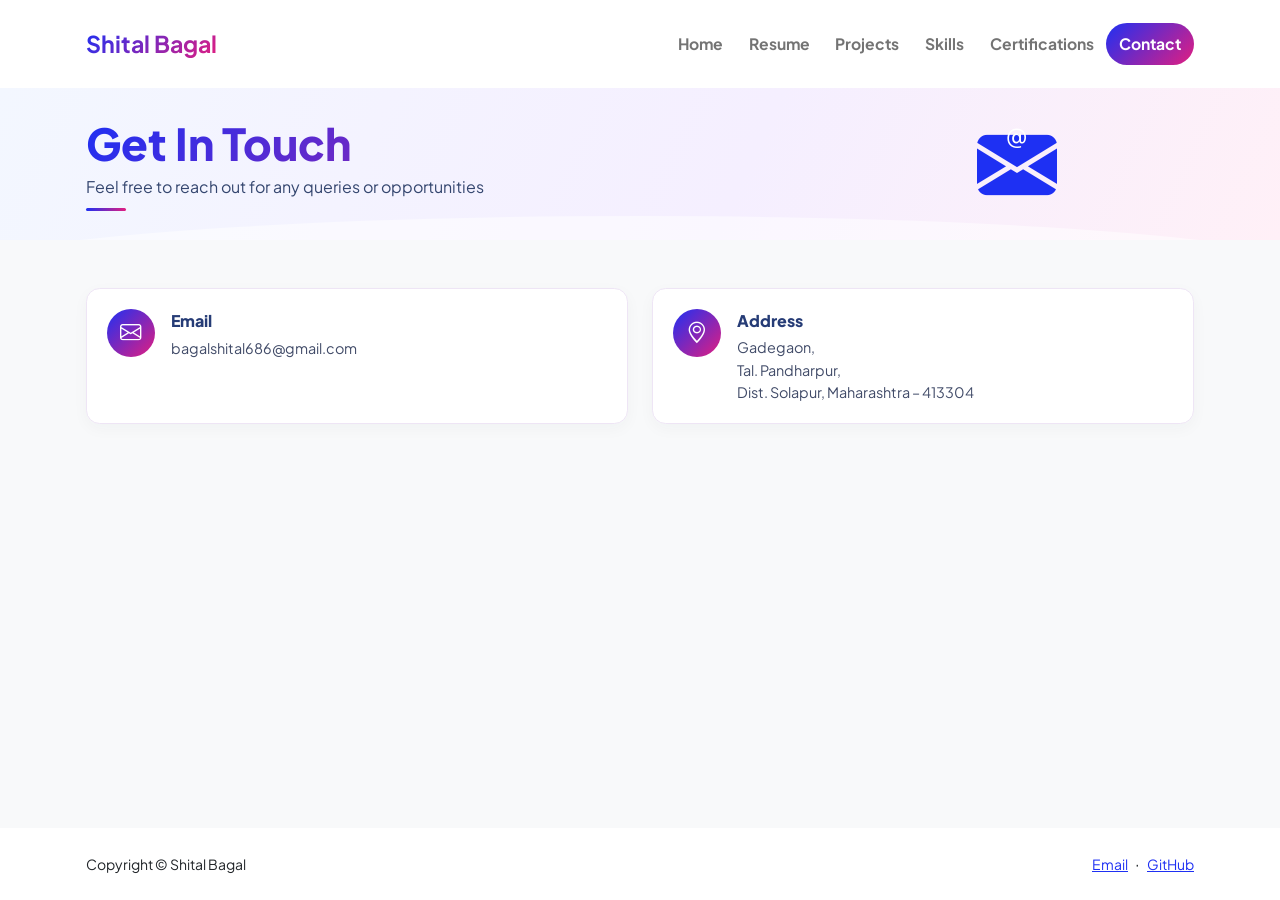
<file: contact.html>
<!DOCTYPE html>
<html lang="en">
    <head>
        <meta charset="utf-8" />
        <meta name="viewport" content="width=device-width, initial-scale=1, shrink-to-fit=no" />
        <meta name="description" content="Get in touch with Shital Hanumant Bagal." />
        <meta name="author" content="Shital Hanumant Bagal" />
        <title>Contact | Shital Hanumant Bagal</title>
        <!-- Favicon-->
        <link rel="icon" type="image/x-icon" href="assets/favicon.ico" />
        <!-- Custom Google font-->
        <link rel="preconnect" href="https://fonts.googleapis.com" />
        <link rel="preconnect" href="https://fonts.gstatic.com" crossorigin />
        <link href="https://fonts.googleapis.com/css2?family=Plus+Jakarta+Sans:wght@100;200;300;400;500;600;700;800;900&amp;display=swap" rel="stylesheet" />
        <!-- Bootstrap icons-->
        <link href="https://cdn.jsdelivr.net/npm/bootstrap-icons@1.8.1/font/bootstrap-icons.css" rel="stylesheet" />
        <!-- Core theme CSS (includes Bootstrap)-->
        <link href="css/styles.css" rel="stylesheet" />
        <link href="css/contact.css" rel="stylesheet" />
        <link href="css/navbar.css" rel="stylesheet" />
    </head>
    <body class="d-flex flex-column bg-light contact-page">
        <main class="flex-shrink-0">
            <!-- Navigation-->
            <nav class="navbar navbar-expand-lg navbar-light bg-white py-3">
                <div class="container px-3">
                    <a class="navbar-brand" href="index.html"><span class="fw-bolder text-primary">Shital Bagal</span></a>
                    <button class="navbar-toggler" type="button" data-bs-toggle="collapse" data-bs-target="#navbarSupportedContent" aria-controls="navbarSupportedContent" aria-expanded="false" aria-label="Toggle navigation"><span class="navbar-toggler-icon"></span></button>
                    <div class="collapse navbar-collapse" id="navbarSupportedContent">
                        <ul class="navbar-nav ms-auto mb-2 mb-lg-0 small fw-bolder">
                            <li class="nav-item"><a class="nav-link" href="index.html">Home</a></li>
                            <li class="nav-item"><a class="nav-link" href="resume.html">Resume</a></li>
                            <li class="nav-item"><a class="nav-link" href="projects.html">Projects</a></li>
                            <li class="nav-item"><a class="nav-link" href="skills.html">Skills</a></li>
                            <li class="nav-item"><a class="nav-link" href="certifications.html">Certifications</a></li>
                            <li class="nav-item"><a class="nav-link active" href="contact.html" aria-current="page">Contact</a></li>
                        </ul>
                    </div>
                </div>
            </nav>
            <section class="contact-section">
                <div class="contact-hero">
                    <div class="container px-3">
                        <div class="row align-items-center">
                            <div class="col-md-8">
                                <h1 class="contact-title">Get In Touch</h1>
                                <p class="contact-subtitle">Feel free to reach out for any queries or opportunities</p>
                                <div class="contact-title-underline"></div>
                            </div>
                            <div class="col-md-4">
                                <div class="contact-illustration" aria-hidden="true">
                                    <i class="bi bi-envelope-fill contact-envelope"></i>
                                    <i class="bi bi-at contact-at"></i>
                                    <i class="bi bi-leaf contact-leaf contact-leaf-left"></i>
                                    <i class="bi bi-leaf contact-leaf contact-leaf-right"></i>
                                </div>
                            </div>
                        </div>
                    </div>
                </div>
                <div class="container px-3 py-4 py-lg-5">
                    <div class="row g-3 g-lg-4">
                        <div class="col-md-6">
                            <article class="card contact-card h-100">
                                <div class="card-body">
                                    <div class="contact-icon contact-icon-green"><i class="bi bi-envelope" aria-hidden="true"></i></div>
                                    <div>
                                        <h2>Email</h2>
                                        <a href="mailto:bagalshital686@gmail.com">bagalshital686@gmail.com</a>
                                    </div>
                                </div>
                            </article>
                        </div>
                        <div class="col-md-6">
                            <article class="card contact-card h-100">
                                <div class="card-body">
                                    <div class="contact-icon contact-icon-green"><i class="bi bi-geo-alt" aria-hidden="true"></i></div>
                                    <div>
                                        <h2>Address</h2>
                                        <address class="mb-0">Gadegaon,<br />Tal. Pandharpur,<br />Dist. Solapur, Maharashtra – 413304</address>
                                    </div>
                                </div>
                            </article>
                        </div>
                    </div>
                </div>
            </section>
        </main>
        <!-- Footer-->
        <footer class="bg-white py-4 mt-auto">
            <div class="container px-3">
                <div class="row align-items-center justify-content-between flex-column flex-sm-row">
                    <div class="col-auto"><div class="small m-0">Copyright &copy; Shital Bagal</div></div>
                    <div class="col-auto">
                        <a class="small" href="mailto:bagalshital686@gmail.com">Email</a>
                        <span class="mx-1">&middot;</span>
                        <a class="small" href="https://github.com/Shital2285" target="_blank" rel="noopener noreferrer">GitHub</a>
                    </div>
                </div>
            </div>
        </footer>
        <!-- Bootstrap core JS-->
        <script src="https://cdn.jsdelivr.net/npm/bootstrap@5.2.3/dist/js/bootstrap.bundle.min.js"></script>
        <!-- Core theme JS-->
        <script src="js/scripts.js"></script>
    </body>
</html>
</file>
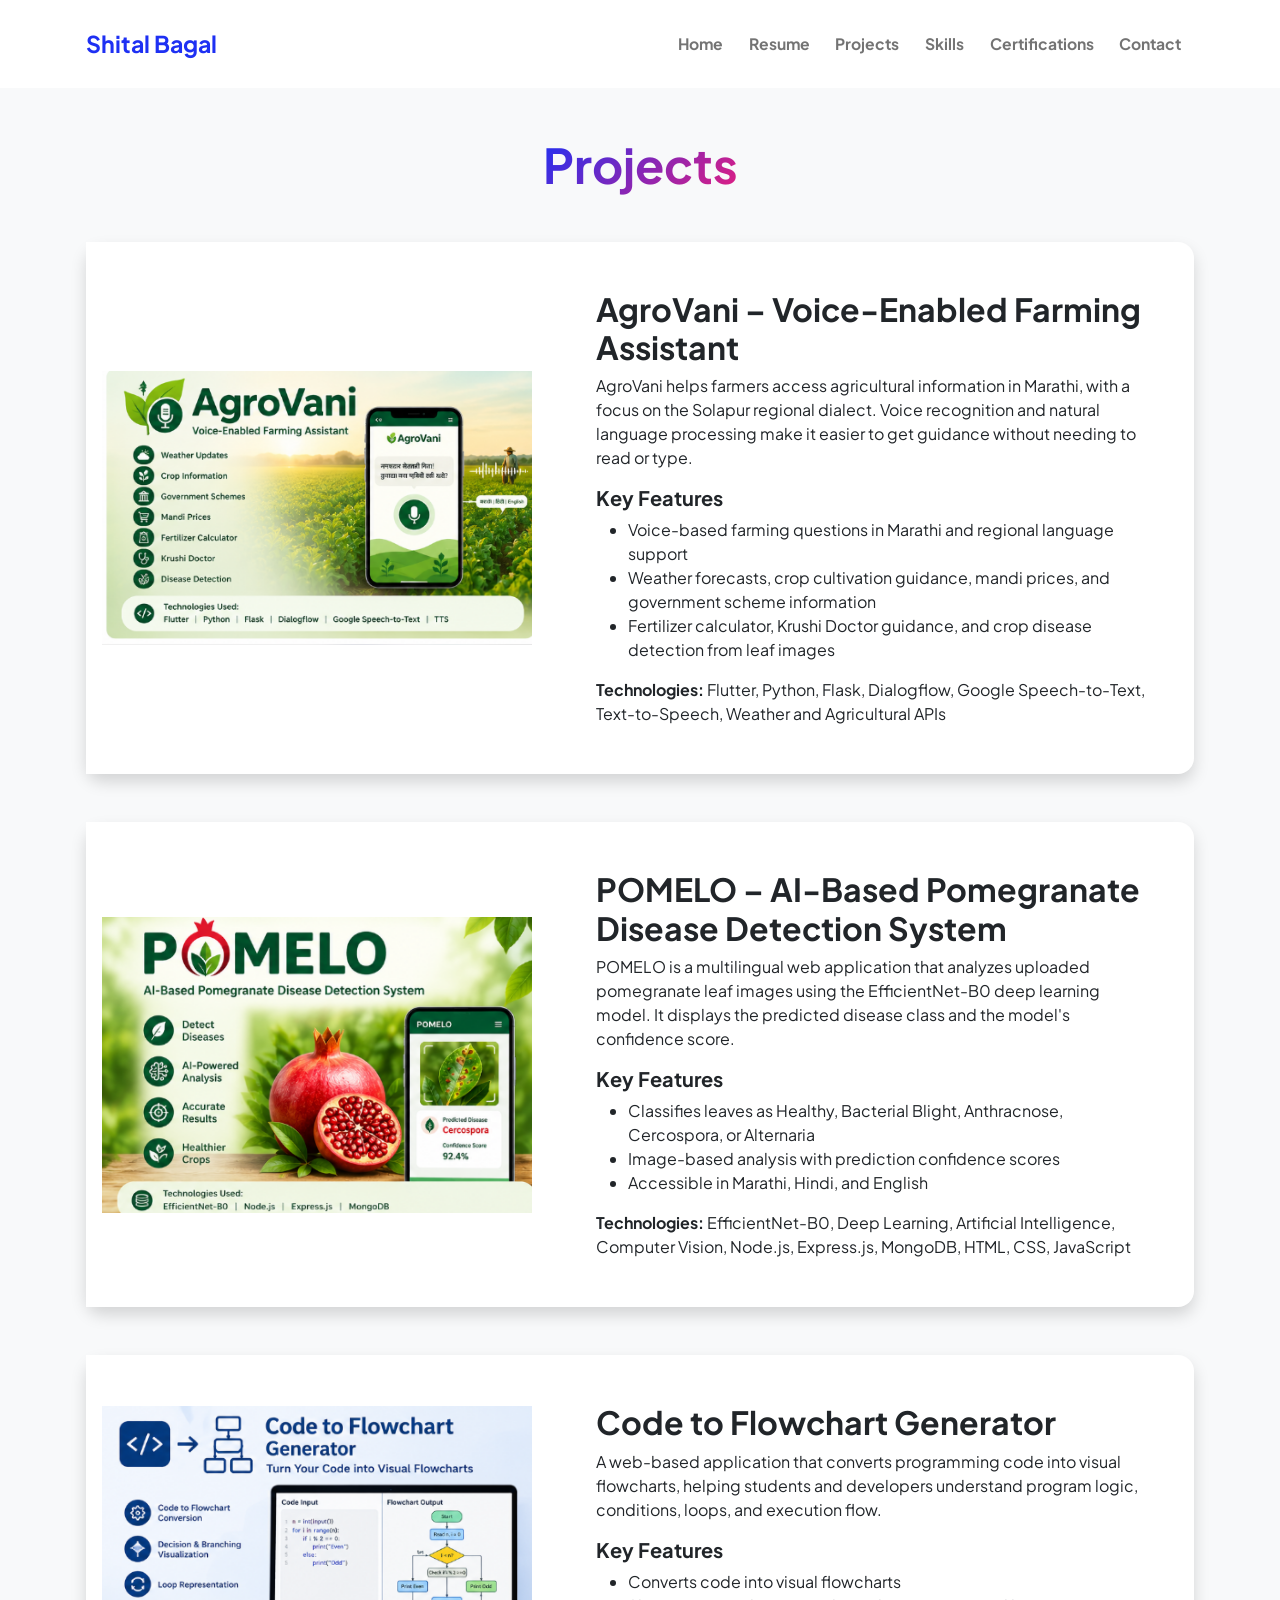
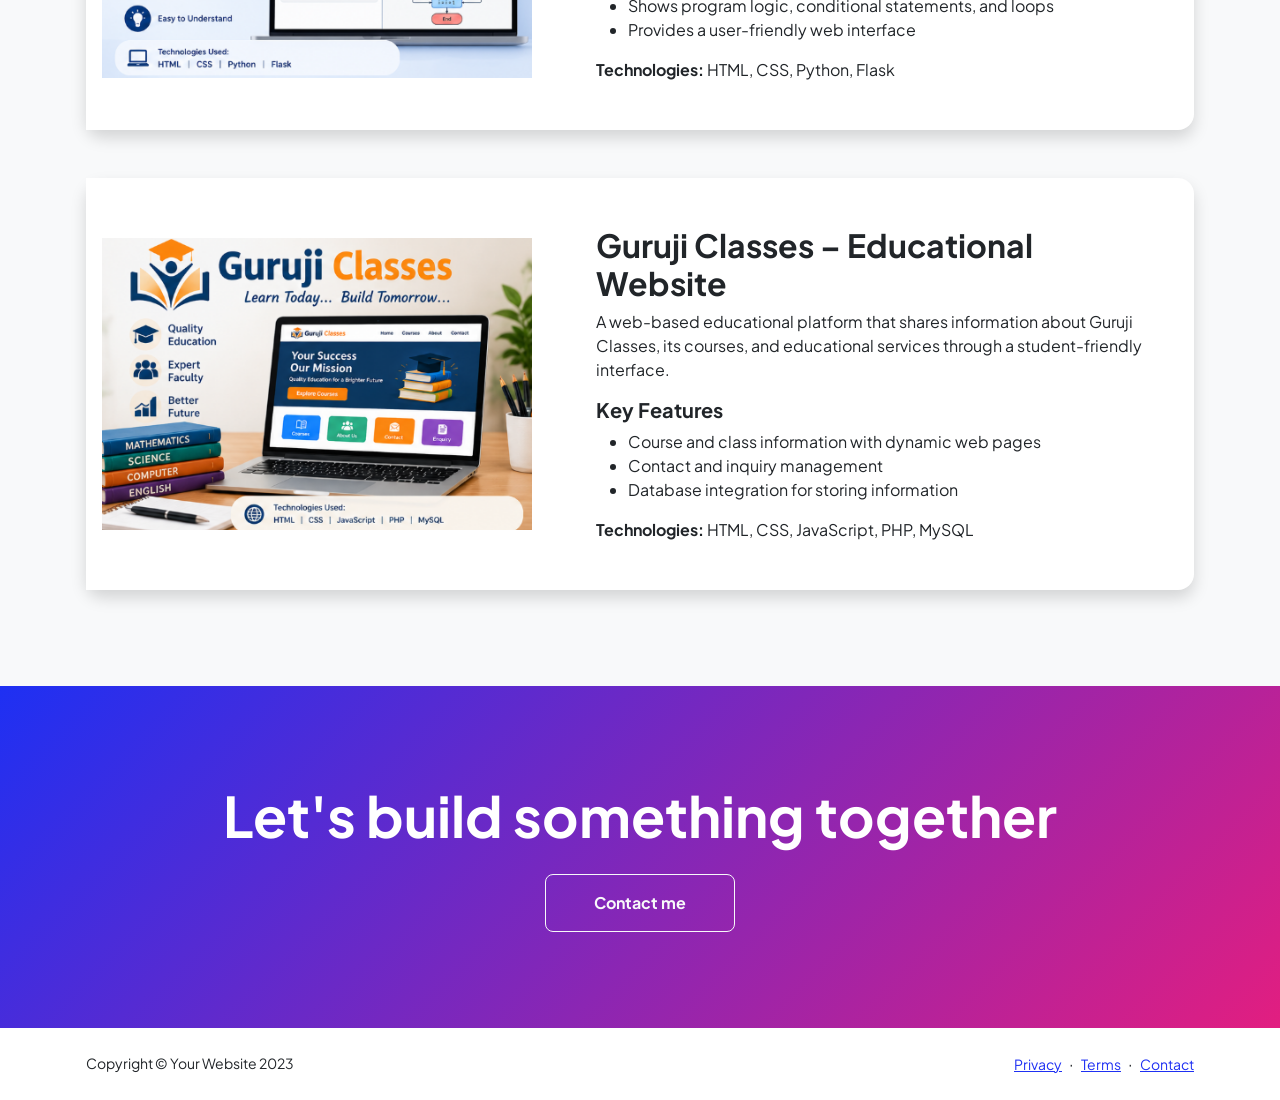
<file: projects.html>
<!DOCTYPE html>
<html lang="en">
    <head>
        <meta charset="utf-8" />
        <meta name="viewport" content="width=device-width, initial-scale=1, shrink-to-fit=no" />
        <meta name="description" content="" />
        <meta name="author" content="" />
        <title>Modern Business - Start Bootstrap Template</title>
        <!-- Favicon-->
        <link rel="icon" type="image/x-icon" href="assets/favicon.ico" />
        <!-- Custom Google font-->
        <link rel="preconnect" href="https://fonts.googleapis.com" />
        <link rel="preconnect" href="https://fonts.gstatic.com" crossorigin />
        <link href="https://fonts.googleapis.com/css2?family=Plus+Jakarta+Sans:wght@100;200;300;400;500;600;700;800;900&amp;display=swap" rel="stylesheet" />
        <!-- Bootstrap icons-->
        <link href="https://cdn.jsdelivr.net/npm/bootstrap-icons@1.8.1/font/bootstrap-icons.css" rel="stylesheet" />
        <!-- Core theme CSS (includes Bootstrap)-->
        <link href="css/styles.css" rel="stylesheet" />
        <link href="css/navbar.css" rel="stylesheet" />
    </head>
    <body class="d-flex flex-column h-100 bg-light">
        <main class="flex-shrink-0">
            <!-- Navigation-->
            <nav class="navbar navbar-expand-lg navbar-light bg-white py-3">
                <div class="container px-3">
                    <a class="navbar-brand" href="index.html"><span class="fw-bolder text-primary">Shital Bagal</span></a>
                    <button class="navbar-toggler" type="button" data-bs-toggle="collapse" data-bs-target="#navbarSupportedContent" aria-controls="navbarSupportedContent" aria-expanded="false" aria-label="Toggle navigation"><span class="navbar-toggler-icon"></span></button>
                    <div class="collapse navbar-collapse" id="navbarSupportedContent">
                        <ul class="navbar-nav ms-auto mb-2 mb-lg-0 small fw-bolder">
                            <li class="nav-item"><a class="nav-link" href="index.html">Home</a></li>
                            <li class="nav-item"><a class="nav-link" href="resume.html">Resume</a></li>
                            <li class="nav-item"><a class="nav-link" href="projects.html">Projects</a></li>
                            <li class="nav-item"><a class="nav-link" href="skills.html">Skills</a></li>
                            <li class="nav-item"><a class="nav-link" href="certifications.html">Certifications</a></li>
                            <li class="nav-item"><a class="nav-link" href="contact.html">Contact</a></li>
                        </ul>
                    </div>
                </div>
            </nav>
            <!-- Projects Section-->
            <section class="py-5">
                <div class="container px-3 mb-5">
                    <div class="text-center mb-5">
                        <h1 class="display-5 fw-bolder mb-0"><span class="text-gradient d-inline">Projects</span></h1>
                    </div>
                    <div class="row gx-5 justify-content-center">
                        <div class="col-12">
                            <!-- AgroVani -->
                            <div class="card shadow rounded-4 border-0 mb-5">
                                <div class="card-body p-0">
                                    <div class="row g-0 align-items-stretch">
                                        <div class="col-lg-5 d-flex align-items-center justify-content-center bg-white">
                                            <img class="img-fluid project-card-image" src="assets/Screenshot%202026-10-24%20143235.png" alt="AgroVani voice-enabled farming assistant project" />
                                        </div>
                                        <div class="col-lg-7 p-4 p-md-5">
                                            <h2 class="fw-bolder">AgroVani – Voice-Enabled Farming Assistant</h2>
                                            <p>AgroVani helps farmers access agricultural information in Marathi, with a focus on the Solapur regional dialect. Voice recognition and natural language processing make it easier to get guidance without needing to read or type.</p>
                                            <h3 class="h5 fw-bolder">Key Features</h3>
                                            <ul>
                                                <li>Voice-based farming questions in Marathi and regional language support</li>
                                                <li>Weather forecasts, crop cultivation guidance, mandi prices, and government scheme information</li>
                                                <li>Fertilizer calculator, Krushi Doctor guidance, and crop disease detection from leaf images</li>
                                            </ul>
                                            <p class="mb-0"><strong>Technologies:</strong> Flutter, Python, Flask, Dialogflow, Google Speech-to-Text, Text-to-Speech, Weather and Agricultural APIs</p>
                                        </div>
                                    </div>
                                </div>
                            </div>
                            <!-- POMELO -->
                            <div class="card shadow rounded-4 border-0 mb-5">
                                <div class="card-body p-0">
                                    <div class="row g-0 align-items-stretch">
                                        <div class="col-lg-5 d-flex align-items-center justify-content-center bg-white">
                                            <img class="img-fluid project-card-image" src="assets/Screenshot%202026-10-24%20143353.png" alt="POMELO pomegranate disease detection project" />
                                        </div>
                                        <div class="col-lg-7 p-4 p-md-5">
                                            <h2 class="fw-bolder">POMELO – AI-Based Pomegranate Disease Detection System</h2>
                                            <p>POMELO is a multilingual web application that analyzes uploaded pomegranate leaf images using the EfficientNet-B0 deep learning model. It displays the predicted disease class and the model's confidence score.</p>
                                            <h3 class="h5 fw-bolder">Key Features</h3>
                                            <ul>
                                                <li>Classifies leaves as Healthy, Bacterial Blight, Anthracnose, Cercospora, or Alternaria</li>
                                                <li>Image-based analysis with prediction confidence scores</li>
                                                <li>Accessible in Marathi, Hindi, and English</li>
                                            </ul>
                                            <p class="mb-0"><strong>Technologies:</strong> EfficientNet-B0, Deep Learning, Artificial Intelligence, Computer Vision, Node.js, Express.js, MongoDB, HTML, CSS, JavaScript</p>
                                        </div>
                                    </div>
                                </div>
                            </div>
                            <!-- Code to Flowchart Generator -->
                            <div class="card shadow rounded-4 border-0 mb-5">
                                <div class="card-body p-0">
                                    <div class="row g-0 align-items-stretch">
                                        <div class="col-lg-5 d-flex align-items-center justify-content-center bg-white">
                                            <img class="img-fluid project-card-image" src="assets/Screenshot%202026-10-24%20143244.png" alt="Code to Flowchart Generator project" />
                                        </div>
                                        <div class="col-lg-7 p-4 p-md-5">
                                            <h2 class="fw-bolder">Code to Flowchart Generator</h2>
                                            <p>A web-based application that converts programming code into visual flowcharts, helping students and developers understand program logic, conditions, loops, and execution flow.</p>
                                            <h3 class="h5 fw-bolder">Key Features</h3>
                                            <ul>
                                                <li>Converts code into visual flowcharts</li>
                                                <li>Shows program logic, conditional statements, and loops</li>
                                                <li>Provides a user-friendly web interface</li>
                                            </ul>
                                            <p class="mb-0"><strong>Technologies:</strong> HTML, CSS, Python, Flask</p>
                                        </div>
                                    </div>
                                </div>
                            </div>
                            <!-- Guruji Classes -->
                            <div class="card shadow rounded-4 border-0">
                                <div class="card-body p-0">
                                    <div class="row g-0 align-items-stretch">
                                        <div class="col-lg-5 d-flex align-items-center justify-content-center bg-white">
                                            <img class="img-fluid project-card-image" src="assets/Screenshot%202026-10-24%20143347.png" alt="Guruji Classes educational website project" />
                                        </div>
                                        <div class="col-lg-7 p-4 p-md-5">
                                            <h2 class="fw-bolder">Guruji Classes – Educational Website</h2>
                                            <p>A web-based educational platform that shares information about Guruji Classes, its courses, and educational services through a student-friendly interface.</p>
                                            <h3 class="h5 fw-bolder">Key Features</h3>
                                            <ul>
                                                <li>Course and class information with dynamic web pages</li>
                                                <li>Contact and inquiry management</li>
                                                <li>Database integration for storing information</li>
                                            </ul>
                                            <p class="mb-0"><strong>Technologies:</strong> HTML, CSS, JavaScript, PHP, MySQL</p>
                                        </div>
                                    </div>
                                </div>
                            </div>
                        </div>
                    </div>
                </div>
            </section>
            <!-- Call to action section-->
            <section class="py-5 bg-gradient-primary-to-secondary text-white">
                <div class="container px-3 my-5">
                    <div class="text-center">
                        <h2 class="display-4 fw-bolder mb-4">Let's build something together</h2>
                        <a class="btn btn-outline-light btn-lg px-5 py-3 fs-6 fw-bolder" href="contact.html">Contact me</a>
                    </div>
                </div>
            </section>
        </main>
        <!-- Footer-->
        <footer class="bg-white py-4 mt-auto">
            <div class="container px-3">
                <div class="row align-items-center justify-content-between flex-column flex-sm-row">
                    <div class="col-auto"><div class="small m-0">Copyright &copy; Your Website 2023</div></div>
                    <div class="col-auto">
                        <a class="small" href="#!">Privacy</a>
                        <span class="mx-1">&middot;</span>
                        <a class="small" href="#!">Terms</a>
                        <span class="mx-1">&middot;</span>
                        <a class="small" href="#!">Contact</a>
                    </div>
                </div>
            </div>
        </footer>
        <!-- Bootstrap core JS-->
        <script src="https://cdn.jsdelivr.net/npm/bootstrap@5.2.3/dist/js/bootstrap.bundle.min.js"></script>
        <!-- Core theme JS-->
        <script src="js/scripts.js"></script>
    </body>
</html>
</file>
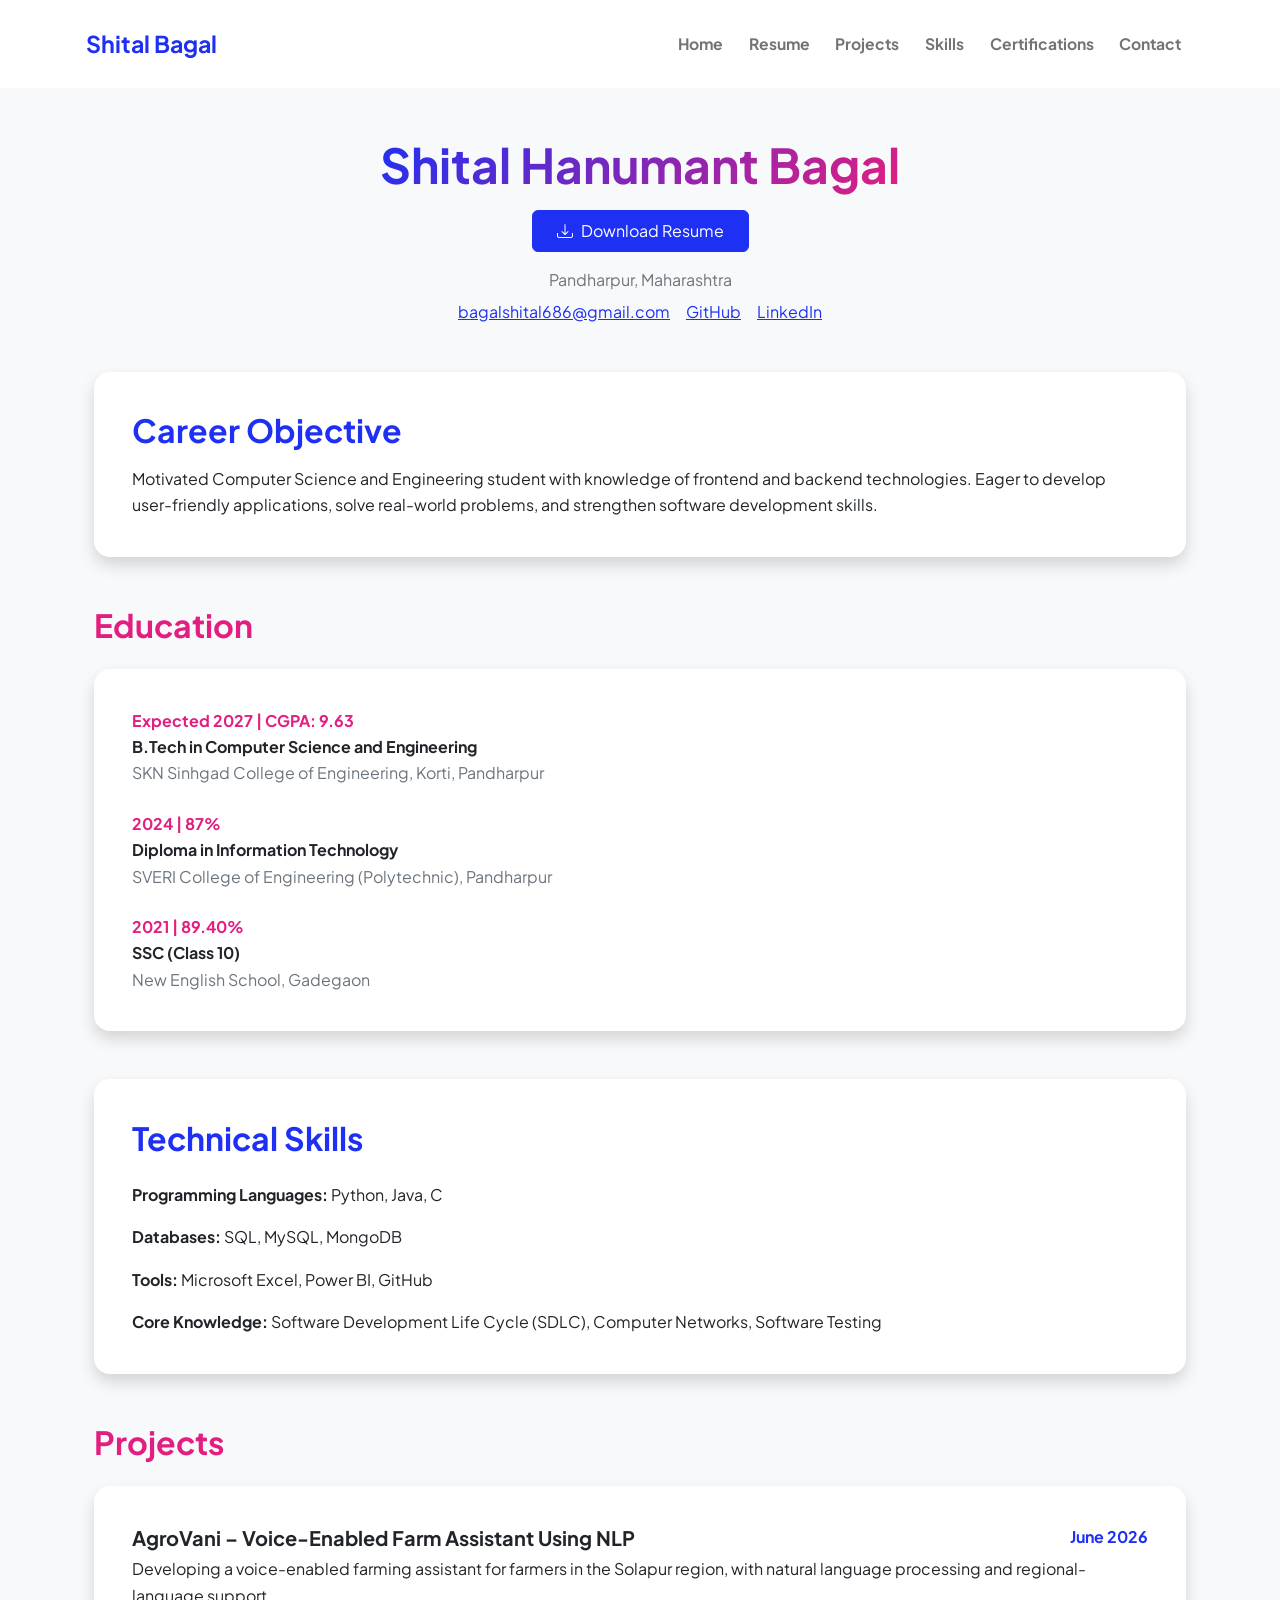
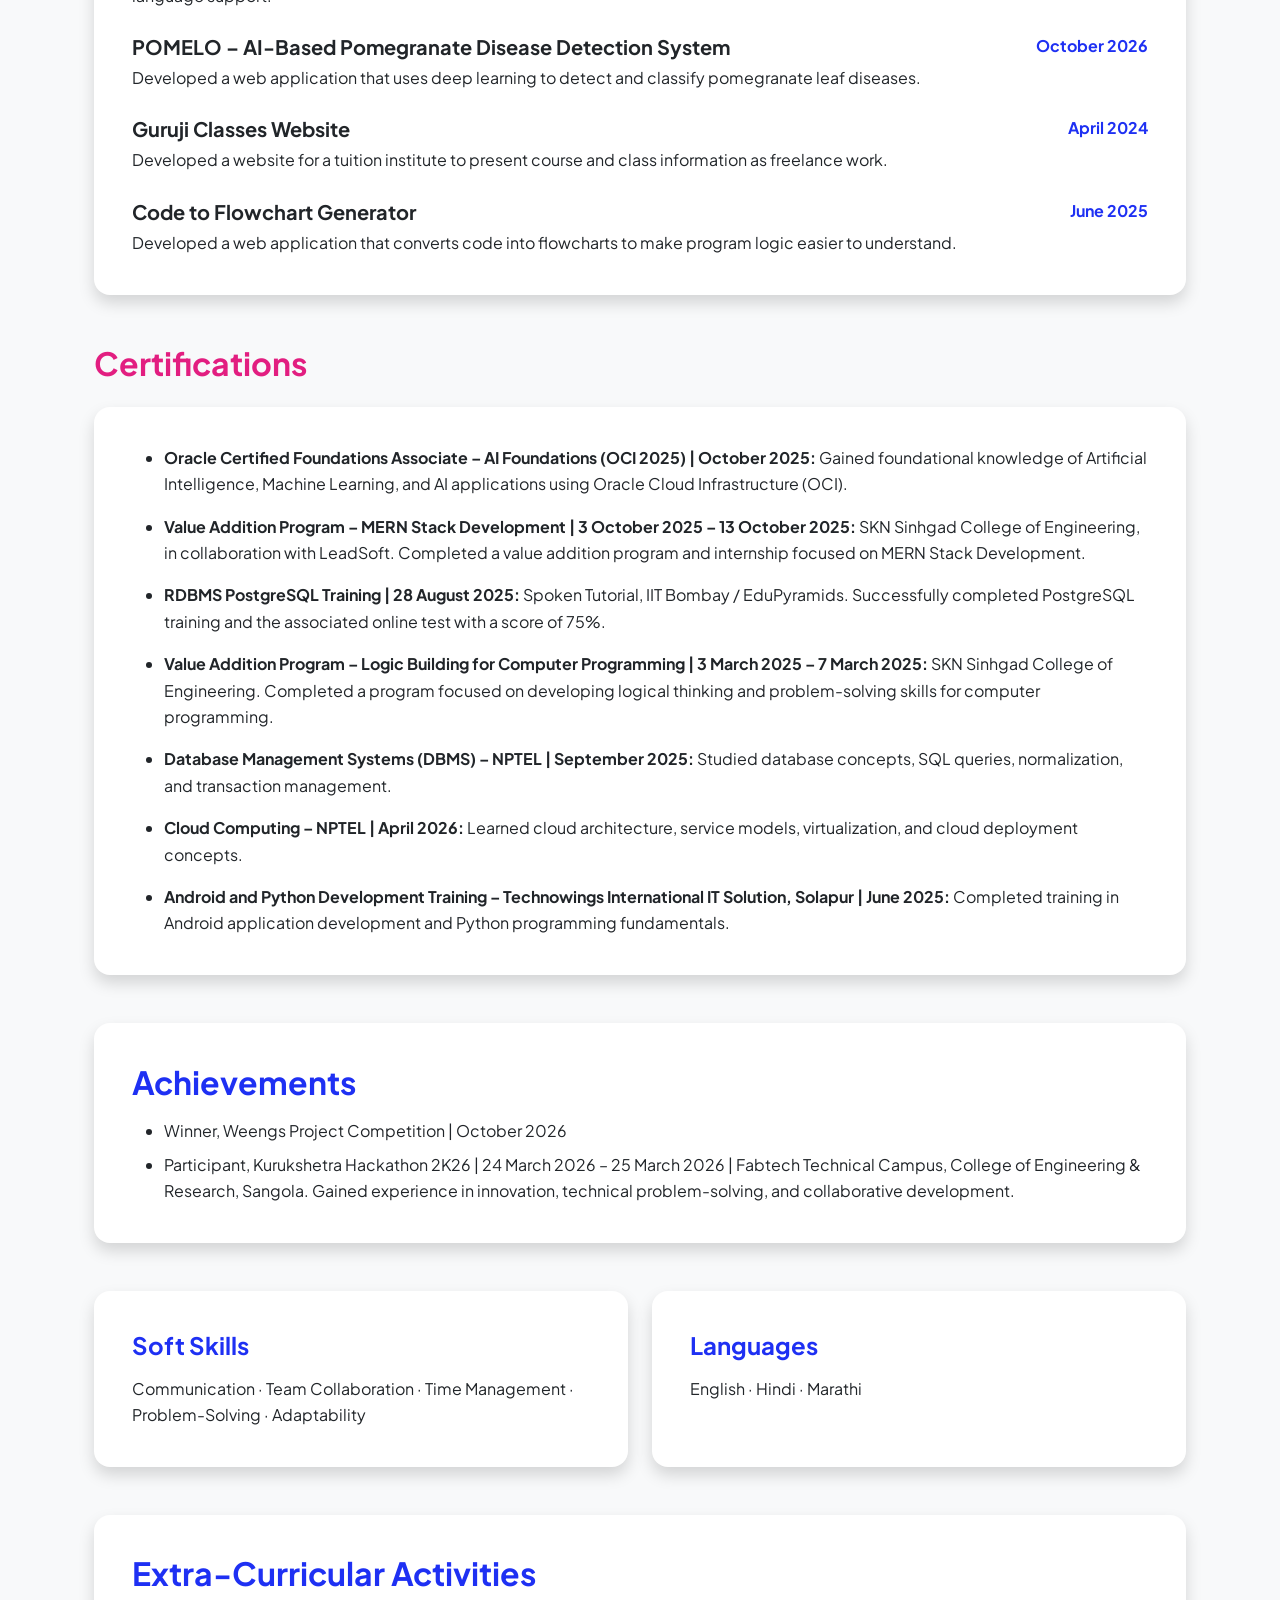
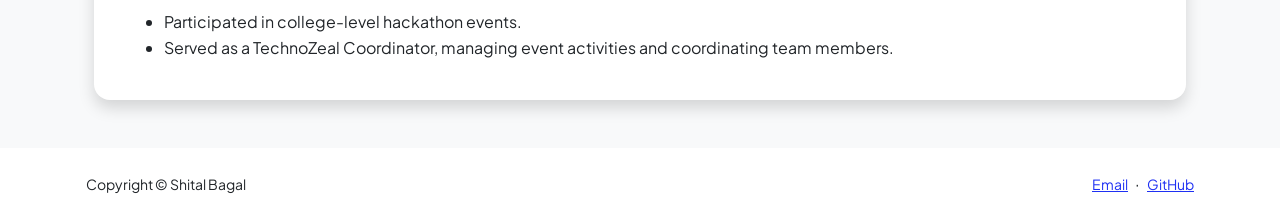
<file: resume.html>
<!DOCTYPE html>
<html lang="en">
    <head>
        <meta charset="utf-8" />
        <meta name="viewport" content="width=device-width, initial-scale=1, shrink-to-fit=no" />
        <meta name="description" content="" />
        <meta name="author" content="" />
        <title>Shital Hanumant Bagal | Resume</title>
        <!-- Favicon-->
        <link rel="icon" type="image/x-icon" href="assets/favicon.ico" />
        <!-- Custom Google font-->
        <link rel="preconnect" href="https://fonts.googleapis.com" />
        <link rel="preconnect" href="https://fonts.gstatic.com" crossorigin />
        <link href="https://fonts.googleapis.com/css2?family=Plus+Jakarta+Sans:wght@100;200;300;400;500;600;700;800;900&amp;display=swap" rel="stylesheet" />
        <!-- Bootstrap icons-->
        <link href="https://cdn.jsdelivr.net/npm/bootstrap-icons@1.8.1/font/bootstrap-icons.css" rel="stylesheet" />
        <!-- Core theme CSS (includes Bootstrap)-->
        <link href="css/styles.css" rel="stylesheet" />
        <link href="css/resume.css" rel="stylesheet" />
        <link href="css/navbar.css" rel="stylesheet" />
    </head>
    <body class="d-flex flex-column h-100 bg-light resume-page">
        <main class="flex-shrink-0">
            <!-- Navigation-->
            <nav class="navbar navbar-expand-lg navbar-light bg-white py-3">
                <div class="container px-3">
                    <a class="navbar-brand" href="index.html"><span class="fw-bolder text-primary">Shital Bagal</span></a>
                    <button class="navbar-toggler" type="button" data-bs-toggle="collapse" data-bs-target="#navbarSupportedContent" aria-controls="navbarSupportedContent" aria-expanded="false" aria-label="Toggle navigation"><span class="navbar-toggler-icon"></span></button>
                    <div class="collapse navbar-collapse" id="navbarSupportedContent">
                        <ul class="navbar-nav ms-auto mb-2 mb-lg-0 small fw-bolder">
                            <li class="nav-item"><a class="nav-link" href="index.html">Home</a></li>
                            <li class="nav-item"><a class="nav-link" href="resume.html">Resume</a></li>
                            <li class="nav-item"><a class="nav-link" href="projects.html">Projects</a></li>
                            <li class="nav-item"><a class="nav-link" href="skills.html">Skills</a></li>
                            <li class="nav-item"><a class="nav-link" href="certifications.html">Certifications</a></li>
                            <li class="nav-item"><a class="nav-link" href="contact.html">Contact</a></li>
                        </ul>
                    </div>
                </div>
            </nav>
            <!-- Page Content-->
            <div class="container px-3 my-5 resume-container">
                <div class="text-center mb-5 resume-heading">
                    <h1 class="display-5 fw-bolder mb-3"><span class="text-gradient d-inline">Shital Hanumant Bagal</span></h1>
                    <a class="btn btn-primary px-4 py-2 mb-3 resume-download d-print-none" href="assets/Shital-Hanumant-Bagal-Resume.pdf" download="Shital-Hanumant-Bagal-Resume.pdf">
                        <i class="bi bi-download me-2" aria-hidden="true"></i>Download Resume
                    </a>
                    <p class="text-muted mb-2">Pandharpur, Maharashtra</p>
                    <div class="d-flex flex-wrap justify-content-center gap-3">
                        <a href="mailto:bagalshital686@gmail.com">bagalshital686@gmail.com</a>
                        <a href="https://github.com/Shital2285" target="_blank" rel="noopener noreferrer">GitHub</a>
                        <a href="https://www.linkedin.com/in/shital-bagal-306a67361" target="_blank" rel="noopener noreferrer">LinkedIn</a>
                    </div>
                </div>
                <div class="row gx-5 justify-content-center">
                    <div class="col-12 resume-content">
                        <section class="card shadow border-0 rounded-4 mb-5">
                            <div class="card-body p-5">
                                <h2 class="text-primary fw-bolder mb-3">Career Objective</h2>
                                <p class="mb-0">Motivated Computer Science and Engineering student with knowledge of frontend and backend technologies. Eager to develop user-friendly applications, solve real-world problems, and strengthen software development skills.</p>
                            </div>
                        </section>
                        <section class="mb-5">
                            <h2 class="text-secondary fw-bolder mb-4">Education</h2>
                            <div class="card shadow border-0 rounded-4">
                                <div class="card-body p-4 p-md-5">
                                    <div class="mb-4">
                                        <div class="text-secondary fw-bolder">Expected 2027 | CGPA: 9.63</div>
                                        <div class="fw-bolder">B.Tech in Computer Science and Engineering</div>
                                        <div class="text-muted">SKN Sinhgad College of Engineering, Korti, Pandharpur</div>
                                    </div>
                                    <div class="mb-4">
                                        <div class="text-secondary fw-bolder">2024 | 87%</div>
                                        <div class="fw-bolder">Diploma in Information Technology</div>
                                        <div class="text-muted">SVERI College of Engineering (Polytechnic), Pandharpur</div>
                                    </div>
                                    <div>
                                        <div class="text-secondary fw-bolder">2021 | 89.40%</div>
                                        <div class="fw-bolder">SSC (Class 10)</div>
                                        <div class="text-muted">New English School, Gadegaon</div>
                                    </div>
                                </div>
                            </div>
                        </section>
                        <section class="card shadow border-0 rounded-4 mb-5">
                            <div class="card-body p-4 p-md-5">
                                <h2 class="text-primary fw-bolder mb-4">Technical Skills</h2>
                                <div class="mb-3"><span class="fw-bolder">Programming Languages:</span> Python, Java, C</div>
                                <div class="mb-3"><span class="fw-bolder">Databases:</span> SQL, MySQL, MongoDB</div>
                                <div class="mb-3"><span class="fw-bolder">Tools:</span> Microsoft Excel, Power BI, GitHub</div>
                                <div><span class="fw-bolder">Core Knowledge:</span> Software Development Life Cycle (SDLC), Computer Networks, Software Testing</div>
                            </div>
                        </section>
                        <section class="mb-5">
                            <h2 class="text-secondary fw-bolder mb-4">Projects</h2>
                            <div class="card shadow border-0 rounded-4">
                                <div class="card-body p-4 p-md-5">
                                    <div class="mb-4">
                                        <div class="d-flex flex-wrap justify-content-between gap-2">
                                            <h3 class="h5 fw-bolder mb-1">AgroVani – Voice-Enabled Farm Assistant Using NLP</h3>
                                            <span class="text-primary fw-bolder">June 2026</span>
                                        </div>
                                        <p class="mb-0">Developing a voice-enabled farming assistant for farmers in the Solapur region, with natural language processing and regional-language support.</p>
                                    </div>
                                    <div class="mb-4">
                                        <div class="d-flex flex-wrap justify-content-between gap-2">
                                            <h3 class="h5 fw-bolder mb-1">POMELO – AI-Based Pomegranate Disease Detection System</h3>
                                            <span class="text-primary fw-bolder">October 2026</span>
                                        </div>
                                        <p class="mb-0">Developed a web application that uses deep learning to detect and classify pomegranate leaf diseases.</p>
                                    </div>
                                    <div class="mb-4">
                                        <div class="d-flex flex-wrap justify-content-between gap-2">
                                            <h3 class="h5 fw-bolder mb-1">Guruji Classes Website</h3>
                                            <span class="text-primary fw-bolder">April 2024</span>
                                        </div>
                                        <p class="mb-0">Developed a website for a tuition institute to present course and class information as freelance work.</p>
                                    </div>
                                    <div>
                                        <div class="d-flex flex-wrap justify-content-between gap-2">
                                            <h3 class="h5 fw-bolder mb-1">Code to Flowchart Generator</h3>
                                            <span class="text-primary fw-bolder">June 2025</span>
                                        </div>
                                        <p class="mb-0">Developed a web application that converts code into flowcharts to make program logic easier to understand.</p>
                                    </div>
                                </div>
                            </div>
                        </section>
                        <section class="mb-5">
                            <h2 class="text-secondary fw-bolder mb-4">Certifications</h2>
                            <div class="card shadow border-0 rounded-4">
                                <div class="card-body p-4 p-md-5">
                                    <ul class="mb-0">
                                        <li class="mb-3"><span class="fw-bolder">Oracle Certified Foundations Associate – AI Foundations (OCI 2025) | October 2025:</span> Gained foundational knowledge of Artificial Intelligence, Machine Learning, and AI applications using Oracle Cloud Infrastructure (OCI).</li>
                                        <li class="mb-3"><span class="fw-bolder">Value Addition Program – MERN Stack Development | 3 October 2025 – 13 October 2025:</span> SKN Sinhgad College of Engineering, in collaboration with LeadSoft. Completed a value addition program and internship focused on MERN Stack Development.</li>
                                        <li class="mb-3"><span class="fw-bolder">RDBMS PostgreSQL Training | 28 August 2025:</span> Spoken Tutorial, IIT Bombay / EduPyramids. Successfully completed PostgreSQL training and the associated online test with a score of 75%.</li>
                                        <li class="mb-3"><span class="fw-bolder">Value Addition Program – Logic Building for Computer Programming | 3 March 2025 – 7 March 2025:</span> SKN Sinhgad College of Engineering. Completed a program focused on developing logical thinking and problem-solving skills for computer programming.</li>
                                        <li class="mb-3"><span class="fw-bolder">Database Management Systems (DBMS) – NPTEL | September 2025:</span> Studied database concepts, SQL queries, normalization, and transaction management.</li>
                                        <li class="mb-3"><span class="fw-bolder">Cloud Computing – NPTEL | April 2026:</span> Learned cloud architecture, service models, virtualization, and cloud deployment concepts.</li>
                                        <li><span class="fw-bolder">Android and Python Development Training – Technowings International IT Solution, Solapur | June 2025:</span> Completed training in Android application development and Python programming fundamentals.</li>
                                    </ul>
                                </div>
                            </div>
                        </section>
                        <section class="card shadow border-0 rounded-4 mb-5">
                            <div class="card-body p-4 p-md-5">
                                <h2 class="text-primary fw-bolder mb-3">Achievements</h2>
                                <ul class="mb-0">
                                    <li class="mb-2">Winner, Weengs Project Competition | October 2026</li>
                                    <li>Participant, Kurukshetra Hackathon 2K26 | 24 March 2026 – 25 March 2026 | Fabtech Technical Campus, College of Engineering &amp; Research, Sangola. Gained experience in innovation, technical problem-solving, and collaborative development.</li>
                                </ul>
                            </div>
                        </section>
                        <section class="row g-4 mb-5">
                            <div class="col-md-6">
                                <div class="card shadow border-0 rounded-4 h-100">
                                    <div class="card-body p-4">
                                        <h2 class="h4 text-primary fw-bolder mb-3">Soft Skills</h2>
                                        <p class="mb-0">Communication · Team Collaboration · Time Management · Problem-Solving · Adaptability</p>
                                    </div>
                                </div>
                            </div>
                            <div class="col-md-6">
                                <div class="card shadow border-0 rounded-4 h-100">
                                    <div class="card-body p-4">
                                        <h2 class="h4 text-primary fw-bolder mb-3">Languages</h2>
                                        <p class="mb-0">English · Hindi · Marathi</p>
                                    </div>
                                </div>
                            </div>
                        </section>
                        <section class="card shadow border-0 rounded-4">
                            <div class="card-body p-4 p-md-5">
                                <h2 class="text-primary fw-bolder mb-3">Extra-Curricular Activities</h2>
                                <ul class="mb-0">
                                    <li>Participated in college-level hackathon events.</li>
                                    <li>Served as a TechnoZeal Coordinator, managing event activities and coordinating team members.</li>
                                </ul>
                            </div>
                        </section>
                    </div>
                </div>
            </div>
        </main>
        <!-- Footer-->
        <footer class="bg-white py-4 mt-auto">
            <div class="container px-3">
                <div class="row align-items-center justify-content-between flex-column flex-sm-row">
                    <div class="col-auto"><div class="small m-0">Copyright &copy; Shital Bagal</div></div>
                    <div class="col-auto">
                        <a class="small" href="mailto:bagalshital686@gmail.com">Email</a>
                        <span class="mx-1">&middot;</span>
                        <a class="small" href="https://github.com/Shital2285" target="_blank" rel="noopener noreferrer">GitHub</a>
                    </div>
                </div>
            </div>
        </footer>
        <!-- Bootstrap core JS-->
        <script src="https://cdn.jsdelivr.net/npm/bootstrap@5.2.3/dist/js/bootstrap.bundle.min.js"></script>
        <!-- Core theme JS-->
        <script src="js/scripts.js"></script>
    </body>
</html>
</file>
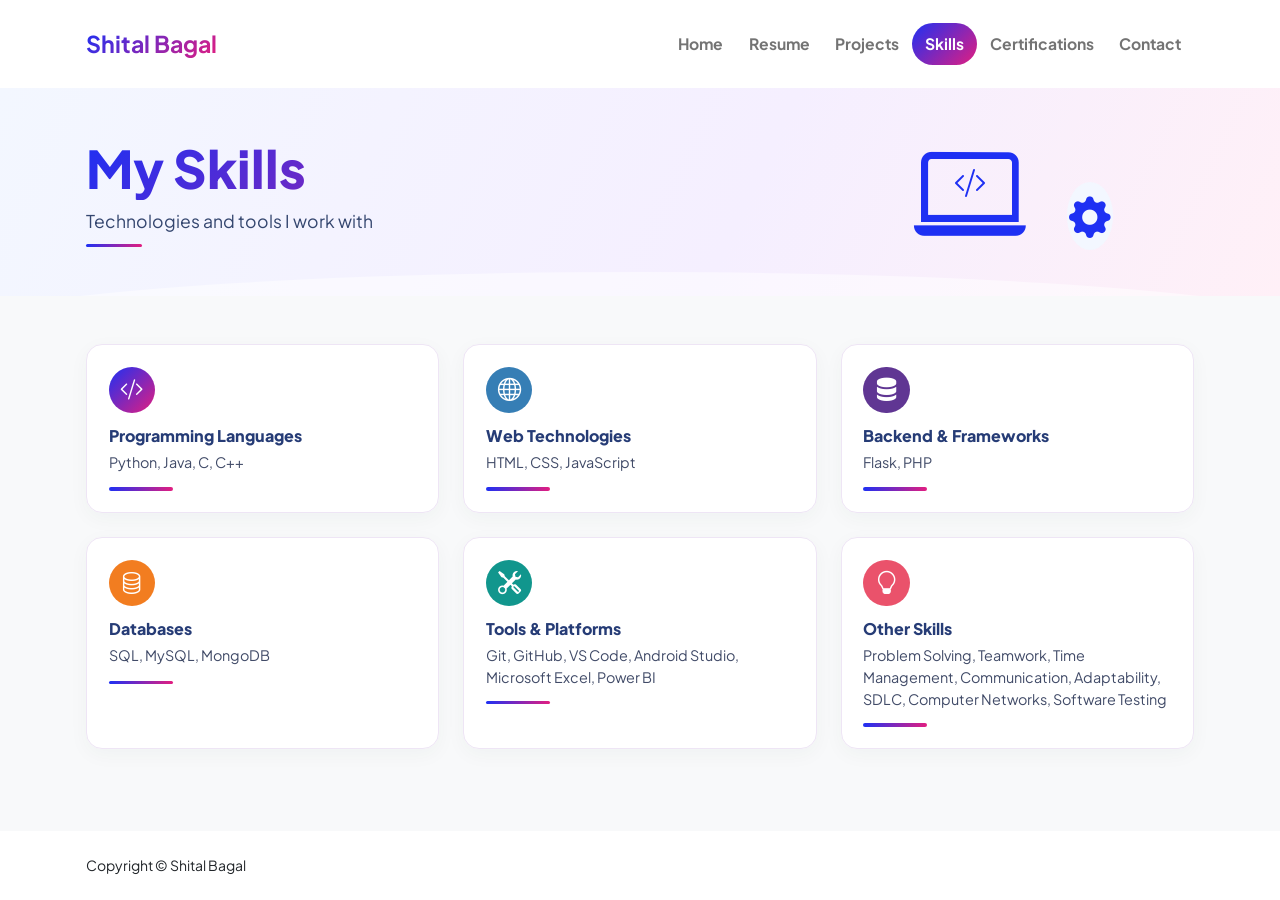
<file: skills.html>
<!DOCTYPE html>
<html lang="en">
    <head>
        <meta charset="utf-8" />
        <meta name="viewport" content="width=device-width, initial-scale=1, shrink-to-fit=no" />
        <meta name="description" content="Technical and professional skills of Shital Hanumant Bagal." />
        <meta name="author" content="Shital Hanumant Bagal" />
        <title>Skills | Shital Hanumant Bagal</title>
        <link rel="icon" type="image/x-icon" href="assets/favicon.ico" />
        <link rel="preconnect" href="https://fonts.googleapis.com" />
        <link rel="preconnect" href="https://fonts.gstatic.com" crossorigin />
        <link href="https://fonts.googleapis.com/css2?family=Plus+Jakarta+Sans:wght@100;200;300;400;500;600;700;800;900&amp;display=swap" rel="stylesheet" />
        <link href="https://cdn.jsdelivr.net/npm/bootstrap-icons@1.8.1/font/bootstrap-icons.css" rel="stylesheet" />
        <link href="css/styles.css" rel="stylesheet" />
        <link href="css/skills.css" rel="stylesheet" />
        <link href="css/navbar.css" rel="stylesheet" />
    </head>
    <body class="d-flex flex-column h-100 bg-light skills-page">
        <main class="flex-shrink-0">
            <nav class="navbar navbar-expand-lg navbar-light bg-white py-3">
                <div class="container px-3">
                    <a class="navbar-brand" href="index.html"><span class="fw-bolder text-primary">Shital Bagal</span></a>
                    <button class="navbar-toggler" type="button" data-bs-toggle="collapse" data-bs-target="#navbarSupportedContent" aria-controls="navbarSupportedContent" aria-expanded="false" aria-label="Toggle navigation"><span class="navbar-toggler-icon"></span></button>
                    <div class="collapse navbar-collapse" id="navbarSupportedContent">
                        <ul class="navbar-nav ms-auto mb-2 mb-lg-0 small fw-bolder">
                            <li class="nav-item"><a class="nav-link" href="index.html">Home</a></li>
                            <li class="nav-item"><a class="nav-link" href="resume.html">Resume</a></li>
                            <li class="nav-item"><a class="nav-link" href="projects.html">Projects</a></li>
                            <li class="nav-item"><a class="nav-link active" href="skills.html" aria-current="page">Skills</a></li>
                            <li class="nav-item"><a class="nav-link" href="certifications.html">Certifications</a></li>
                            <li class="nav-item"><a class="nav-link" href="contact.html">Contact</a></li>
                        </ul>
                    </div>
                </div>
            </nav>
            <section class="skills-section">
                <div class="skills-hero">
                    <div class="container px-3">
                        <div class="row align-items-center">
                            <div class="col-md-7">
                                <h1 class="skills-title">My <span>Skills</span></h1>
                                <p class="skills-subtitle">Technologies and tools I work with</p>
                                <div class="skills-title-underline"></div>
                            </div>
                            <div class="col-md-5">
                                <div class="skills-illustration" aria-hidden="true">
                                    <i class="bi bi-laptop"></i>
                                    <i class="bi bi-gear-fill skills-gear"></i>
                                    <i class="bi bi-code-slash skills-code"></i>
                                    <i class="bi bi-leaf skills-leaf skills-leaf-left"></i>
                                    <i class="bi bi-leaf skills-leaf skills-leaf-right"></i>
                                </div>
                            </div>
                        </div>
                    </div>
                </div>
                <div class="container px-3 py-4 py-lg-5">
                    <div class="row g-3 g-lg-4">
                        <div class="col-sm-6 col-lg-4">
                            <article class="card skill-card h-100">
                                <div class="card-body">
                                    <div class="skill-icon skill-icon-green"><i class="bi bi-code-slash" aria-hidden="true"></i></div>
                                    <h2>Programming Languages</h2>
                                    <p>Python, Java, C, C++</p>
                                    <div class="skill-underline"></div>
                                </div>
                            </article>
                        </div>
                        <div class="col-sm-6 col-lg-4">
                            <article class="card skill-card h-100">
                                <div class="card-body">
                                    <div class="skill-icon skill-icon-blue"><i class="bi bi-globe" aria-hidden="true"></i></div>
                                    <h2>Web Technologies</h2>
                                    <p>HTML, CSS, JavaScript</p>
                                    <div class="skill-underline"></div>
                                </div>
                            </article>
                        </div>
                        <div class="col-sm-6 col-lg-4">
                            <article class="card skill-card h-100">
                                <div class="card-body">
                                    <div class="skill-icon skill-icon-purple"><i class="bi bi-server" aria-hidden="true"></i></div>
                                    <h2>Backend &amp; Frameworks</h2>
                                    <p>Flask, PHP</p>
                                    <div class="skill-underline"></div>
                                </div>
                            </article>
                        </div>
                        <div class="col-sm-6 col-lg-4">
                            <article class="card skill-card h-100">
                                <div class="card-body">
                                    <div class="skill-icon skill-icon-orange"><i class="bi bi-database" aria-hidden="true"></i></div>
                                    <h2>Databases</h2>
                                    <p>SQL, MySQL, MongoDB</p>
                                    <div class="skill-underline"></div>
                                </div>
                            </article>
                        </div>
                        <div class="col-sm-6 col-lg-4">
                            <article class="card skill-card h-100">
                                <div class="card-body">
                                    <div class="skill-icon skill-icon-teal"><i class="bi bi-tools" aria-hidden="true"></i></div>
                                    <h2>Tools &amp; Platforms</h2>
                                    <p>Git, GitHub, VS Code, Android Studio, Microsoft Excel, Power BI</p>
                                    <div class="skill-underline"></div>
                                </div>
                            </article>
                        </div>
                        <div class="col-sm-6 col-lg-4">
                            <article class="card skill-card h-100">
                                <div class="card-body">
                                    <div class="skill-icon skill-icon-pink"><i class="bi bi-lightbulb" aria-hidden="true"></i></div>
                                    <h2>Other Skills</h2>
                                    <p>Problem Solving, Teamwork, Time Management, Communication, Adaptability, SDLC, Computer Networks, Software Testing</p>
                                    <div class="skill-underline"></div>
                                </div>
                            </article>
                        </div>
                    </div>
                </div>
            </section>
        </main>
        <footer class="bg-white py-4 mt-auto">
            <div class="container px-3">
                <div class="small m-0">Copyright &copy; Shital Bagal</div>
            </div>
        </footer>
        <script src="https://cdn.jsdelivr.net/npm/bootstrap@5.2.3/dist/js/bootstrap.bundle.min.js"></script>
        <script src="js/scripts.js"></script>
    </body>
</html>
</file>
<file: css/home.css>
.home-page {
  --home-blue: #1e30f3;
  --home-blue-dark: #242d75;
  --home-pink: #e21e80;
  background: #f8f9ff;
}

.home-brand {
  display: inline-flex;
  align-items: center;
  gap: 0.45rem;
  color: var(--home-blue-dark) !important;
  font-family: Georgia, serif;
  font-style: italic;
  white-space: nowrap;
}

.home-brand i {
  color: var(--home-pink);
  font-size: 1.5rem;
}

.home-page .navbar {
  background: #fff !important;
}

.home-page .navbar-nav .nav-link {
  color: #343c62;
}

.home-page .navbar-nav .nav-link.active {
  border-radius: 50rem;
  background: linear-gradient(135deg, var(--home-blue) 0%, var(--home-pink) 100%);
  color: #fff;
}

.home-nav-download {
  flex-shrink: 0;
  border: 0;
  border-radius: 50rem;
  background: linear-gradient(135deg, var(--home-blue) 0%, var(--home-pink) 100%) !important;
  font-size: 0.9rem;
  padding: 0.65rem 1rem;
}

.home-hero {
  display: flex;
  min-height: calc(100svh - 5.5rem);
  align-items: center;
  position: relative;
  overflow: hidden;
  padding: clamp(1.5rem, 4vh, 3rem) 0;
  background:
    radial-gradient(ellipse at 3% 48%, rgba(220, 226, 255, 0.78) 0 16%, transparent 16.5%),
    radial-gradient(ellipse at 100% 42%, rgba(255, 222, 239, 0.75) 0 16%, transparent 16.5%),
    linear-gradient(115deg, #fcfcff 0%, #f4f5ff 55%, #fff7fb 100%);
}

.home-hero > .container {
  position: relative;
  z-index: 1;
}

.home-hero > .container > .row {
  width: 100%;
}

.home-portrait {
  position: relative;
  width: min(100%, 22rem);
  aspect-ratio: 0.88;
  margin: 0 auto;
  overflow: hidden;
  border-radius: 48% 52% 48% 42%;
  background: #e8eaff;
  box-shadow: 0 0 0 0.75rem rgba(226, 228, 255, 0.72);
}

.home-portrait img {
  width: 100%;
  height: 100%;
  object-fit: cover;
  object-position: center 18%;
  mix-blend-mode: multiply;
}

.home-portrait-leaf {
  position: absolute;
  z-index: 1;
  color: var(--home-pink);
  font-size: 2rem;
}

.home-portrait-leaf-one {
  bottom: 1.1rem;
  left: 0.2rem;
  transform: rotate(-48deg);
}

.home-portrait-leaf-two {
  bottom: 2.6rem;
  left: 0;
  font-size: 1.45rem;
  transform: rotate(-24deg);
}

.home-intro {
  max-width: 37rem;
  margin: 0 auto;
  color: #333b68;
}

.home-hello {
  margin-bottom: 0;
  color: var(--home-blue);
  font-family: Georgia, serif;
  font-size: 1.5rem;
  font-style: italic;
}

.home-intro h1 {
  margin-bottom: 0.25rem;
  color: var(--home-blue-dark);
  font-size: clamp(2.5rem, 5vw, 3.8rem);
  font-weight: 800;
  line-height: 1.08;
}

.home-intro h1 span {
  background: linear-gradient(135deg, var(--home-blue) 0%, var(--home-pink) 100%);
  background-clip: text;
  -webkit-background-clip: text;
  -webkit-text-fill-color: transparent;
}

.home-role {
  margin-bottom: 0.8rem;
  color: #4b5071;
  font-size: 1.1rem;
}

.home-role span {
  padding: 0 0.16rem;
  color: var(--home-pink);
}

.home-summary {
  margin-bottom: 1rem;
  color: #505571;
  font-size: 1.12rem;
  line-height: 1.7;
}

.home-actions .btn {
  padding: 0.7rem 1.2rem;
  border-radius: 50rem;
  font-size: 0.95rem;
  font-weight: 700;
}

.home-actions .btn-primary {
  border-color: var(--home-blue);
  background: linear-gradient(135deg, var(--home-blue) 0%, var(--home-pink) 100%);
}

.home-actions .btn-primary:hover {
  border-color: var(--home-pink);
  background: linear-gradient(135deg, #1725c7 0%, #bf1268 100%);
}

.home-actions .btn-outline-primary {
  border-color: var(--home-blue);
  color: var(--home-blue);
}

.home-actions .btn-outline-primary:hover {
  border-color: var(--home-pink);
  background: linear-gradient(135deg, var(--home-blue) 0%, var(--home-pink) 100%);
  color: #fff;
}

.home-workspace {
  position: relative;
  min-height: 19rem;
}

.home-motto {
  position: absolute;
  top: 0.2rem;
  right: 0.35rem;
  z-index: 1;
  margin: 0;
  color: var(--home-blue-dark);
  font-family: Georgia, serif;
  font-size: 1.2rem;
  font-style: italic;
  font-weight: 700;
  line-height: 1.2;
  transform: rotate(-9deg);
}

.home-motto span {
  display: inline-block;
  color: var(--home-pink);
  font-size: 1.3rem;
  transform: rotate(25deg);
}

.home-books {
  position: absolute;
  right: 0;
  bottom: 3.15rem;
  width: 7rem;
  height: 4.4rem;
}

.home-book {
  position: absolute;
  right: 0;
  width: 6.7rem;
  height: 1.05rem;
  border: 1px solid rgba(16, 68, 47, 0.25);
  border-radius: 0.15rem 0.35rem 0.35rem 0.15rem;
  box-shadow: 0 0.2rem 0.3rem rgba(16, 68, 47, 0.12);
}

.home-book-one {
  bottom: 0;
  background: #d4ad73;
}

.home-book-two {
  right: 0.35rem;
  bottom: 1.1rem;
  background: #659b8e;
}

.home-book-three {
  right: 0.7rem;
  bottom: 2.2rem;
  background: #e7d7b2;
}

.home-laptop {
  position: absolute;
  bottom: 2.6rem;
  left: 0;
  width: 9rem;
  transform: rotate(-7deg);
}

.home-laptop-screen {
  display: flex;
  height: 5.25rem;
  flex-direction: column;
  justify-content: center;
  gap: 0.35rem;
  padding: 0.7rem;
  border: 0.35rem solid #263e3d;
  border-radius: 0.45rem 0.45rem 0.2rem 0.2rem;
  background: #18313b;
  box-shadow: 0 0.35rem 0.6rem rgba(20, 52, 44, 0.2);
}

.home-laptop-screen span {
  color: #8de0b4;
  font-family: Consolas, monospace;
  font-size: 0.56rem;
}

.home-laptop-screen span:nth-child(2) {
  color: #d5b5fa;
}

.home-laptop-screen span:nth-child(3) {
  color: #9ec8f2;
}

.home-laptop-base {
  width: 10rem;
  height: 0.42rem;
  margin-left: -0.5rem;
  border-radius: 0 0 0.6rem 0.6rem;
  background: linear-gradient(180deg, #bdc8bf, #71877e);
}

.home-page .legacy-home-header {
  display: none;
}

.home-page .navbar-brand .text-primary {
  color: var(--home-blue-dark) !important;
}

.home-page footer {
  display: none;
}

@media (max-width: 991.98px) {
  .home-page .navbar-collapse {
    padding-top: 0.75rem;
  }

  .home-nav-download {
    margin: 0.35rem 0 0.5rem;
  }
}

@media (max-width: 767.98px) {
  .home-hero {
    min-height: calc(100svh - 5.5rem);
    padding: 2.5rem 0 2rem;
  }

  .home-portrait {
    width: min(78vw, 19rem);
  }

  .home-intro {
    text-align: center;
  }

  .home-actions {
    justify-content: center;
  }

  .home-workspace {
    min-height: 15rem;
    max-width: 18rem;
    margin: 0 auto;
  }

  .home-books {
    right: 0.5rem;
    bottom: 2.1rem;
  }

  .home-laptop {
    bottom: 2rem;
    left: 0.5rem;
  }
}

@media (max-width: 399.98px) {
  .home-intro h1 {
    font-size: 2.25rem;
  }

  .home-role {
    font-size: 0.94rem;
  }

  .home-summary {
    font-size: 1.05rem;
  }

  .home-actions .btn {
    font-size: 0.86rem;
  }
}
</file>
<file: css/navbar.css>
nav.navbar {
  min-height: 5.5rem;
  padding-top: 1rem !important;
  padding-bottom: 1rem !important;
}

nav.navbar .navbar-brand {
  font-size: 1.45rem;
}

nav.navbar .navbar-nav .nav-link {
  padding: 0.55rem 0.8rem;
  font-size: 0.98rem;
}

@media (min-width: 992px) and (max-width: 1199.98px) {
  nav.navbar .navbar-nav .nav-link {
    padding-right: 0.45rem;
    padding-left: 0.45rem;
    font-size: 0.88rem;
  }
}

@media (max-width: 399.98px) {
  nav.navbar {
    min-height: 5rem;
  }

  nav.navbar .navbar-brand {
    font-size: 1.25rem;
  }
}
</file>
<file: css/certifications.css>
.certifications-page .text-gradient {
  background: linear-gradient(135deg, #1e30f3 0%, #e21e80 100%);
  background-clip: text;
  -webkit-background-clip: text;
  -webkit-text-fill-color: transparent;
}

.certifications-page .bg-gradient-primary-to-secondary {
  background: linear-gradient(135deg, #1e30f3 0%, #e21e80 100%) !important;
}

.certifications-page .navbar-brand,
.certifications-page .navbar-brand:hover,
.certifications-page .navbar-brand:focus {
  color: #18377c;
}

.certifications-page .navbar-brand .text-primary {
  background: linear-gradient(135deg, #1e30f3 0%, #e21e80 100%);
  background-clip: text;
  -webkit-background-clip: text;
  -webkit-text-fill-color: transparent;
}

.certifications-page .navbar-nav .nav-link.active {
  border-radius: 50rem;
  background: linear-gradient(135deg, #1e30f3 0%, #e21e80 100%);
  color: #fff;
}
</file>
<file: css/contact.css>
.contact-hero {
  position: relative;
  overflow: hidden;
  padding: 1.5rem 0;
  background: linear-gradient(115deg, #f3f7ff 0%, #f5efff 58%, #fff0f7 100%);
}

.contact-hero::after {
  position: absolute;
  right: -6%;
  bottom: -6.5rem;
  left: -6%;
  height: 8rem;
  border-radius: 50% 50% 0 0;
  background: rgba(255, 255, 255, 0.48);
  content: "";
}

.contact-hero .container {
  position: relative;
  z-index: 1;
}

.contact-title {
  margin-bottom: 0.3rem;
  background: linear-gradient(135deg, #1e30f3 0%, #e21e80 100%);
  background-clip: text;
  font-size: clamp(2rem, 4vw, 2.75rem);
  font-weight: 800;
  -webkit-background-clip: text;
  -webkit-text-fill-color: transparent;
}

.contact-subtitle {
  margin-bottom: 0.55rem;
  color: #34466f;
}

.contact-title-underline {
  width: 2.5rem;
  height: 0.18rem;
  border-radius: 1rem;
  background: linear-gradient(90deg, #1e30f3, #e21e80);
}

.contact-illustration {
  position: relative;
  display: flex;
  min-height: 6.5rem;
  align-items: center;
  justify-content: center;
  color: #1e30f3;
}

.contact-envelope {
  font-size: 5rem;
  line-height: 1;
}

.contact-at {
  position: absolute;
  top: 0.35rem;
  left: 50%;
  color: #fff;
  font-size: 1.7rem;
  transform: translateX(-50%);
}

.contact-leaf {
  position: absolute;
  color: #e21e80;
  font-size: 1.8rem;
}

.contact-leaf-left {
  bottom: 0.15rem;
  left: 25%;
  transform: rotate(-35deg);
}

.contact-leaf-right {
  top: 0.45rem;
  right: 20%;
  transform: rotate(35deg);
}

.contact-card {
  border: 1px solid #eee5f5;
  border-radius: 0.85rem;
  background: rgba(255, 255, 255, 0.94);
  box-shadow: 0 0.3rem 1rem rgba(28, 69, 43, 0.035);
}

.contact-card .card-body {
  display: flex;
  align-items: flex-start;
  gap: 1rem;
  padding: 1.25rem;
}

.contact-icon {
  display: flex;
  width: 3rem;
  height: 3rem;
  flex: 0 0 3rem;
  align-items: center;
  justify-content: center;
  border-radius: 50%;
  color: #fff;
  font-size: 1.35rem;
}

.contact-icon-green {
  background: linear-gradient(135deg, #1e30f3 0%, #e21e80 100%);
}

.contact-card h2 {
  margin: 0.1rem 0 0.4rem;
  color: #263c76;
  font-size: 1rem;
  font-weight: 800;
}

.contact-card a,
.contact-card address {
  color: #414b68;
  font-size: 0.9rem;
  line-height: 1.55;
}

.contact-card a {
  overflow-wrap: anywhere;
  text-decoration: none;
}

.contact-card a:hover {
  color: #e21e80;
  text-decoration: underline;
}

.contact-page .navbar-brand,
.contact-page .navbar-brand:hover,
.contact-page .navbar-brand:focus {
  color: #18377c;
}

.contact-page .navbar-brand .text-primary {
  background: linear-gradient(135deg, #1e30f3 0%, #e21e80 100%);
  background-clip: text;
  -webkit-background-clip: text;
  -webkit-text-fill-color: transparent;
}

.contact-page .navbar-nav .nav-link.active {
  border-radius: 50rem;
  background: linear-gradient(135deg, #1e30f3 0%, #e21e80 100%);
  color: #fff;
}

@media (max-width: 767.98px) {
  .contact-hero {
    padding: 1.25rem 0;
  }

  .contact-illustration {
    min-height: 5rem;
    margin-top: 0.5rem;
  }

  .contact-envelope {
    font-size: 4rem;
  }

  .contact-at {
    top: 0.2rem;
    font-size: 1.4rem;
  }
}
</file>
<file: css/resume.css>
.resume-container {
  max-width: 1320px;
}

.resume-content {
  max-width: 1140px;
}

.resume-content p,
.resume-content li,
.resume-content .card-body > div {
  font-size: 1rem;
  line-height: 1.65;
}

.resume-content .card-body {
  padding: clamp(1.25rem, 3vw, 3rem) !important;
}

.resume-content h2 {
  line-height: 1.25;
}

.resume-content h3 {
  line-height: 1.4;
}

@media (max-width: 575.98px) {
  .resume-heading h1 {
    font-size: 2rem;
  }
}

@page {
  size: A4;
  margin: 12mm;
}

@media print {
  .resume-page,
  .resume-page main {
    background: #fff !important;
  }

  .resume-page nav,
  .resume-page footer,
  .resume-page .resume-download {
    display: none !important;
  }

  .resume-page .resume-container {
    max-width: none;
    margin: 0 !important;
    padding: 0 !important;
  }

  .resume-page .resume-content {
    max-width: none;
    padding: 0;
  }

  .resume-page .row {
    margin-right: 0;
    margin-left: 0;
  }

  .resume-page .resume-heading {
    margin-bottom: 0.75rem !important;
  }

  .resume-page .resume-content section {
    margin-bottom: 1rem !important;
  }

  .resume-page .resume-content .card-body {
    padding: 0.75rem 1rem !important;
  }

  .resume-page .resume-content h2 {
    margin-bottom: 0.5rem !important;
  }

  .resume-page .resume-content .mb-4 {
    margin-bottom: 0.75rem !important;
  }

  .resume-page .card {
    box-shadow: none !important;
    border: 1px solid #dee2e6 !important;
    break-inside: avoid;
  }

  .resume-page section,
  .resume-page h2,
  .resume-page h3,
  .resume-page li {
    break-inside: avoid;
  }

  .resume-page .text-gradient {
    color: #1e30f3 !important;
    -webkit-text-fill-color: #1e30f3;
  }

  .resume-page a {
    color: #212529;
    text-decoration: none;
  }
}
</file>
<file: css/skills.css>
.skills-hero {
  position: relative;
  overflow: hidden;
  padding: 2rem 0;
  background: linear-gradient(115deg, #f3f7ff 0%, #f5efff 58%, #fff0f7 100%);
}

.skills-hero::after {
  position: absolute;
  right: -6%;
  bottom: -6.5rem;
  left: -6%;
  height: 8rem;
  border-radius: 50% 50% 0 0;
  background: rgba(255, 255, 255, 0.48);
  content: "";
}

.skills-hero .container {
  position: relative;
  z-index: 1;
}

.skills-title {
  margin-bottom: 0.5rem;
  background: linear-gradient(135deg, #1e30f3 0%, #e21e80 100%);
  background-clip: text;
  font-size: clamp(2.25rem, 5vw, 3.25rem);
  font-weight: 800;
  -webkit-background-clip: text;
  -webkit-text-fill-color: transparent;
}

.skills-title span {
  color: #e21e80;
}

.skills-subtitle {
  margin-bottom: 0.6rem;
  color: #34466f;
  font-size: 1.1rem;
}

.skills-title-underline,
.skill-underline {
  width: 3.5rem;
  height: 0.2rem;
  border-radius: 1rem;
  background: linear-gradient(90deg, #1e30f3, #e21e80);
}

.skills-illustration {
  position: relative;
  display: flex;
  min-height: 9rem;
  align-items: center;
  justify-content: center;
  color: #1e30f3;
}

.skills-illustration .bi-laptop {
  font-size: 7rem;
  line-height: 1;
}

.skills-illustration .skills-code {
  position: absolute;
  top: 2.4rem;
  left: 50%;
  font-size: 2rem;
  transform: translateX(-50%);
}

.skills-illustration .skills-gear {
  position: absolute;
  right: 18%;
  bottom: 0.9rem;
  padding: 0.15rem;
  border-radius: 50%;
  background: #f3f7ff;
  font-size: 2.6rem;
}

.skills-illustration .skills-leaf {
  position: absolute;
  color: #e21e80;
  font-size: 2rem;
}

.skills-illustration .skills-leaf-left {
  bottom: 1.25rem;
  left: 18%;
  transform: rotate(-35deg);
}

.skills-illustration .skills-leaf-right {
  top: 1.4rem;
  right: 10%;
  transform: rotate(35deg);
}

.skill-card {
  border: 1px solid #eee5f5;
  border-radius: 1rem;
  background: rgba(255, 255, 255, 0.94);
  box-shadow: 0 0.35rem 1.25rem rgba(28, 69, 43, 0.04);
}

.skill-card .card-body {
  padding: 1.35rem;
}

.skill-icon {
  display: flex;
  width: 2.9rem;
  height: 2.9rem;
  align-items: center;
  justify-content: center;
  margin-bottom: 0.8rem;
  border-radius: 50%;
  color: #fff;
  font-size: 1.45rem;
}

.skill-icon-green {
  background: linear-gradient(135deg, #1e30f3 0%, #e21e80 100%);
}

.skill-icon-blue {
  background: #367eb5;
}

.skill-icon-purple {
  background: #603693;
}

.skill-icon-orange {
  background: #f27d20;
}

.skill-icon-teal {
  background: #11968d;
}

.skill-icon-pink {
  background: #ea526b;
}

.skill-card h2 {
  margin-bottom: 0.35rem;
  color: #263c76;
  font-size: 1rem;
  font-weight: 800;
}

.skill-card p {
  min-height: 1.5rem;
  margin-bottom: 0.8rem;
  color: #414b68;
  font-size: 0.9rem;
  line-height: 1.55;
}

.skills-page .navbar-brand,
.skills-page .navbar-brand:hover,
.skills-page .navbar-brand:focus {
  color: #18377c;
}

.skills-page .navbar-brand .text-primary {
  background: linear-gradient(135deg, #1e30f3 0%, #e21e80 100%);
  background-clip: text;
  -webkit-background-clip: text;
  -webkit-text-fill-color: transparent;
}

.skills-page .navbar-nav .nav-link.active {
  border-radius: 50rem;
  background: linear-gradient(135deg, #1e30f3 0%, #e21e80 100%);
  color: #fff;
}

.skill-card .skill-underline {
  width: 4rem;
  background: linear-gradient(90deg, #1e30f3, #e21e80);
}

@media (max-width: 767.98px) {
  .skills-hero {
    padding: 1.75rem 0 1.25rem;
  }

  .skills-illustration {
    min-height: 7rem;
    margin-top: 0.75rem;
  }

  .skills-illustration .bi-laptop {
    font-size: 5.5rem;
  }

  .skills-illustration .skills-code {
    top: 1.8rem;
    font-size: 1.6rem;
  }
}
</file>
